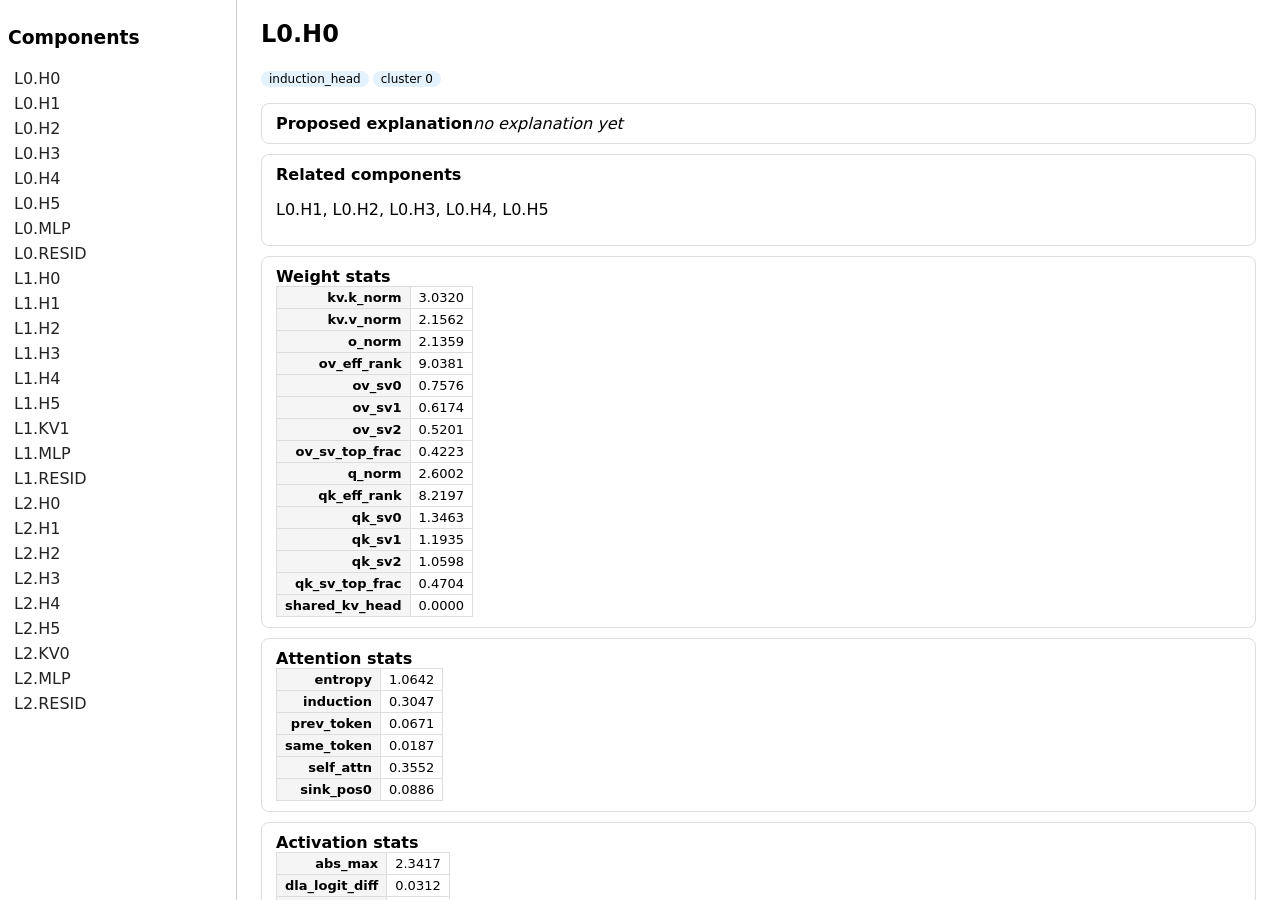
<file: runs/demo/inspection.html>
<!DOCTYPE html><html><head><meta charset="utf-8">
<title>Rosetta inspection</title><style>
 body{font-family:system-ui,sans-serif;margin:0;display:flex;height:100vh}
 #list{width:220px;overflow:auto;border-right:1px solid #ccc;padding:8px}
 #list a{display:block;padding:3px 6px;text-decoration:none;color:#222;border-radius:4px}
 #list a:hover{background:#eee} #main{flex:1;overflow:auto;padding:16px 24px}
 .card{border:1px solid #ddd;border-radius:8px;padding:10px 14px;margin:10px 0}
 .warn{background:#fff3e0} table{border-collapse:collapse;font-size:13px}
 td,th{border:1px solid #ddd;padding:3px 8px;text-align:right}
 th{background:#f5f5f5} .tag{background:#e3f2fd;border-radius:10px;padding:1px 8px;
 margin-right:4px;font-size:12px} h2{margin-top:4px}
 .hl{background:#ffe082;border-radius:3px;padding:0 2px}
 pre{background:#f7f7f7;padding:8px;border-radius:6px;overflow:auto;font-size:12px}
</style></head><body>
<div id="list"><h3>Components</h3><a href="#" onclick="show('L0_H0');return false">L0.H0</a><a href="#" onclick="show('L0_H1');return false">L0.H1</a><a href="#" onclick="show('L0_H2');return false">L0.H2</a><a href="#" onclick="show('L0_H3');return false">L0.H3</a><a href="#" onclick="show('L0_H4');return false">L0.H4</a><a href="#" onclick="show('L0_H5');return false">L0.H5</a><a href="#" onclick="show('L0_MLP');return false">L0.MLP</a><a href="#" onclick="show('L0_RESID');return false">L0.RESID</a><a href="#" onclick="show('L1_H0');return false">L1.H0</a><a href="#" onclick="show('L1_H1');return false">L1.H1</a><a href="#" onclick="show('L1_H2');return false">L1.H2</a><a href="#" onclick="show('L1_H3');return false">L1.H3</a><a href="#" onclick="show('L1_H4');return false">L1.H4</a><a href="#" onclick="show('L1_H5');return false">L1.H5</a><a href="#" onclick="show('L1_KV1');return false">L1.KV1</a><a href="#" onclick="show('L1_MLP');return false">L1.MLP</a><a href="#" onclick="show('L1_RESID');return false">L1.RESID</a><a href="#" onclick="show('L2_H0');return false">L2.H0</a><a href="#" onclick="show('L2_H1');return false">L2.H1</a><a href="#" onclick="show('L2_H2');return false">L2.H2</a><a href="#" onclick="show('L2_H3');return false">L2.H3</a><a href="#" onclick="show('L2_H4');return false">L2.H4</a><a href="#" onclick="show('L2_H5');return false">L2.H5</a><a href="#" onclick="show('L2_KV0');return false">L2.KV0</a><a href="#" onclick="show('L2_MLP');return false">L2.MLP</a><a href="#" onclick="show('L2_RESID');return false">L2.RESID</a></div>
<div id="main">
<div class="comp" id="L0_H0" style="display:none">
 <h2>L0.H0</h2><p><span class="tag">induction_head</span><span class="tag">cluster 0</span></p>
 <div class="card"><b>Proposed explanation</b><em>no explanation yet</em></div>
 <div class="card"><b>Related components</b><p>L0.H1, L0.H2, L0.H3, L0.H4, L0.H5</p></div>
 <div class="card"><b>Weight stats</b><table><tr><th>kv.k_norm</th><td>3.0320</td></tr><tr><th>kv.v_norm</th><td>2.1562</td></tr><tr><th>o_norm</th><td>2.1359</td></tr><tr><th>ov_eff_rank</th><td>9.0381</td></tr><tr><th>ov_sv0</th><td>0.7576</td></tr><tr><th>ov_sv1</th><td>0.6174</td></tr><tr><th>ov_sv2</th><td>0.5201</td></tr><tr><th>ov_sv_top_frac</th><td>0.4223</td></tr><tr><th>q_norm</th><td>2.6002</td></tr><tr><th>qk_eff_rank</th><td>8.2197</td></tr><tr><th>qk_sv0</th><td>1.3463</td></tr><tr><th>qk_sv1</th><td>1.1935</td></tr><tr><th>qk_sv2</th><td>1.0598</td></tr><tr><th>qk_sv_top_frac</th><td>0.4704</td></tr><tr><th>shared_kv_head</th><td>0.0000</td></tr></table></div>
 <div class="card"><b>Attention stats</b><table><tr><th>entropy</th><td>1.0642</td></tr><tr><th>induction</th><td>0.3047</td></tr><tr><th>prev_token</th><td>0.0671</td></tr><tr><th>same_token</th><td>0.0187</td></tr><tr><th>self_attn</th><td>0.3552</td></tr><tr><th>sink_pos0</th><td>0.0886</td></tr></table></div>
 <div class="card"><b>Activation stats</b><table><tr><th>abs_max</th><td>2.3417</td></tr><tr><th>dla_logit_diff</th><td>0.0312</td></tr><tr><th>kurtosis</th><td>0.8274</td></tr><tr><th>mean</th><td>0.0192</td></tr><tr><th>sparsity</th><td>0.0504</td></tr><tr><th>std</th><td>0.5103</td></tr></table></div>
 <div class="card"><b>Top activating examples</b><div class="card"><b>act 3.6306</b> @ pos 12 (induction-train)<br><code>56 4 60 49 31 27 2 59 25 35 55 33 <span class="hl">56</span> 4 60 49 31 27 2 59 25 35 55</code></div><div class="card"><b>act 3.3274</b> @ pos 12 (induction-train)<br><code>27 4 35 58 7 12 8 18 58 2 23 58 <span class="hl">27</span> 4 35 58 7 12 8 18 58 2 23</code></div><div class="card"><b>act 3.258</b> @ pos 0 (induction-train)<br><code><span class="hl">19</span> 17 4 5 12 2 59 34 37 5 24 48 19 17 4 5 12 2 59 34 37 5 24</code></div></div>
 <div class="card"><b>Evidence (with method spec)</b>
   <table><tr><th>method</th><th>family</th><th>values</th><th>spec</th></tr><tr><td style='text-align:left'>weight_analysis</td><td style='text-align:left'>(weights)</td><td style='text-align:left'>shared_kv_head=0.000, q_norm=2.600, o_norm=2.136, kv.k_norm=3.032, kv.v_norm=2.156, qk_sv0=1.346, qk_sv1=1.194, qk_sv2=1.060, qk_sv_top_frac=0.470, qk_eff_rank=8.220, ov_sv0=0.758, ov_sv1=0.617, ov_sv2=0.520, ov_sv_top_frac=0.422, ov_eff_rank=9.038</td><td style='text-align:left'><small>{&quot;method&quot;: &quot;weight_analysis&quot;}</small></td></tr><tr><td style='text-align:left'>weight_analysis</td><td style='text-align:left'>(weights)</td><td style='text-align:left'>q_composition=0.135</td><td style='text-align:left'><small>{&quot;method&quot;: &quot;weight_analysis&quot;, &quot;extra&quot;: {&quot;kind&quot;: &quot;q_composition&quot;}}</small></td></tr><tr><td style='text-align:left'>weight_analysis</td><td style='text-align:left'>(weights)</td><td style='text-align:left'>q_composition=0.134</td><td style='text-align:left'><small>{&quot;method&quot;: &quot;weight_analysis&quot;, &quot;extra&quot;: {&quot;kind&quot;: &quot;q_composition&quot;}}</small></td></tr><tr><td style='text-align:left'>weight_analysis</td><td style='text-align:left'>(weights)</td><td style='text-align:left'>q_composition=0.133</td><td style='text-align:left'><small>{&quot;method&quot;: &quot;weight_analysis&quot;, &quot;extra&quot;: {&quot;kind&quot;: &quot;q_composition&quot;}}</small></td></tr><tr><td style='text-align:left'>profiling</td><td style='text-align:left'>induction-train</td><td style='text-align:left'>prev_token=0.067, sink_pos0=0.089, self_attn=0.355, same_token=0.019, induction=0.305, entropy=1.064, mean=0.019, std=0.510, kurtosis=0.827, abs_max=2.342, sparsity=0.050</td><td style='text-align:left'><small>{&quot;method&quot;: &quot;profiling&quot;}</small></td></tr><tr><td style='text-align:left'>dla</td><td style='text-align:left'>induction-train</td><td style='text-align:left'>dla_logit_diff=0.031</td><td style='text-align:left'><small>{&quot;method&quot;: &quot;dla&quot;, &quot;metric&quot;: &quot;logit_diff&quot;}</small></td></tr><tr><td style='text-align:left'>attribution_patching</td><td style='text-align:left'>induction-train</td><td style='text-align:left'>approx_delta=-0.002, abs_approx_delta=0.002</td><td style='text-align:left'><small>{&quot;method&quot;: &quot;attribution_patching&quot;, &quot;direction&quot;: &quot;noising&quot;, &quot;corruption&quot;: &quot;swap the first occurrence of the answer token for a random other token&quot;, &quot;metric&quot;: &quot;logit_diff&quot;}</small></td></tr><tr><td style='text-align:left'>eap_ig</td><td style='text-align:left'>induction-train</td><td style='text-align:left'>approx_delta=-0.002, abs_approx_delta=0.002</td><td style='text-align:left'><small>{&quot;method&quot;: &quot;eap_ig&quot;, &quot;direction&quot;: &quot;noising&quot;, &quot;corruption&quot;: &quot;swap the first occurrence of the answer token for a random other token&quot;, &quot;metric&quot;: &quot;logit_diff&quot;, &quot;extra&quot;: {&quot;ig_steps&quot;: 5, &quot;note&quot;: &quot;joint-patch IG approximation&quot;}}</small></td></tr></table>
 </div>
</div>
<div class="comp" id="L0_H1" style="display:none">
 <h2>L0.H1</h2><p><span class="tag">induction_head</span><span class="tag">cluster 0</span></p>
 <div class="card"><b>Proposed explanation</b><em>no explanation yet</em></div>
 <div class="card"><b>Related components</b><p>L0.H0, L0.H2, L0.H3, L0.H4, L0.H5</p></div>
 <div class="card"><b>Weight stats</b><table><tr><th>kv.k_norm</th><td>3.0320</td></tr><tr><th>kv.v_norm</th><td>2.1562</td></tr><tr><th>o_norm</th><td>2.0932</td></tr><tr><th>ov_eff_rank</th><td>8.9364</td></tr><tr><th>ov_sv0</th><td>0.7375</td></tr><tr><th>ov_sv1</th><td>0.5998</td></tr><tr><th>ov_sv2</th><td>0.5314</td></tr><tr><th>ov_sv_top_frac</th><td>0.4256</td></tr><tr><th>q_norm</th><td>2.6272</td></tr><tr><th>qk_eff_rank</th><td>8.1109</td></tr><tr><th>qk_sv0</th><td>1.3110</td></tr><tr><th>qk_sv1</th><td>1.2846</td></tr><tr><th>qk_sv2</th><td>1.1659</td></tr><tr><th>qk_sv_top_frac</th><td>0.4812</td></tr><tr><th>shared_kv_head</th><td>0.0000</td></tr></table></div>
 <div class="card"><b>Attention stats</b><table><tr><th>entropy</th><td>0.9009</td></tr><tr><th>induction</th><td>0.3275</td></tr><tr><th>prev_token</th><td>0.0260</td></tr><tr><th>same_token</th><td>0.0158</td></tr><tr><th>self_attn</th><td>0.4009</td></tr><tr><th>sink_pos0</th><td>0.0733</td></tr></table></div>
 <div class="card"><b>Activation stats</b><table><tr><th>abs_max</th><td>2.3636</td></tr><tr><th>dla_logit_diff</th><td>0.0635</td></tr><tr><th>kurtosis</th><td>0.7405</td></tr><tr><th>mean</th><td>0.0128</td></tr><tr><th>sparsity</th><td>0.0437</td></tr><tr><th>std</th><td>0.5397</td></tr></table></div>
 <div class="card"><b>Top activating examples</b><div class="card"><b>act 3.6616</b> @ pos 1 (induction-train)<br><code>56 <span class="hl">4</span> 60 49 31 27 2 59 25 35 55 33 56 4 60 49 31 27 2 59 25 35 55</code></div><div class="card"><b>act 3.6544</b> @ pos 1 (induction-train)<br><code>35 <span class="hl">4</span> 52 41 29 61 30 29 17 46 11 38 35 4 52 41 29 61 30 29 17 46 11</code></div><div class="card"><b>act 3.6399</b> @ pos 1 (induction-train)<br><code>27 <span class="hl">4</span> 35 58 7 12 8 18 58 2 23 58 27 4 35 58 7 12 8 18 58 2 23</code></div></div>
 <div class="card"><b>Evidence (with method spec)</b>
   <table><tr><th>method</th><th>family</th><th>values</th><th>spec</th></tr><tr><td style='text-align:left'>weight_analysis</td><td style='text-align:left'>(weights)</td><td style='text-align:left'>shared_kv_head=0.000, q_norm=2.627, o_norm=2.093, kv.k_norm=3.032, kv.v_norm=2.156, qk_sv0=1.311, qk_sv1=1.285, qk_sv2=1.166, qk_sv_top_frac=0.481, qk_eff_rank=8.111, ov_sv0=0.737, ov_sv1=0.600, ov_sv2=0.531, ov_sv_top_frac=0.426, ov_eff_rank=8.936</td><td style='text-align:left'><small>{&quot;method&quot;: &quot;weight_analysis&quot;}</small></td></tr><tr><td style='text-align:left'>profiling</td><td style='text-align:left'>induction-train</td><td style='text-align:left'>prev_token=0.026, sink_pos0=0.073, self_attn=0.401, same_token=0.016, induction=0.328, entropy=0.901, mean=0.013, std=0.540, kurtosis=0.741, abs_max=2.364, sparsity=0.044</td><td style='text-align:left'><small>{&quot;method&quot;: &quot;profiling&quot;}</small></td></tr><tr><td style='text-align:left'>dla</td><td style='text-align:left'>induction-train</td><td style='text-align:left'>dla_logit_diff=0.064</td><td style='text-align:left'><small>{&quot;method&quot;: &quot;dla&quot;, &quot;metric&quot;: &quot;logit_diff&quot;}</small></td></tr><tr><td style='text-align:left'>attribution_patching</td><td style='text-align:left'>induction-train</td><td style='text-align:left'>approx_delta=-0.002, abs_approx_delta=0.002</td><td style='text-align:left'><small>{&quot;method&quot;: &quot;attribution_patching&quot;, &quot;direction&quot;: &quot;noising&quot;, &quot;corruption&quot;: &quot;swap the first occurrence of the answer token for a random other token&quot;, &quot;metric&quot;: &quot;logit_diff&quot;}</small></td></tr><tr><td style='text-align:left'>eap_ig</td><td style='text-align:left'>induction-train</td><td style='text-align:left'>approx_delta=-0.005, abs_approx_delta=0.005</td><td style='text-align:left'><small>{&quot;method&quot;: &quot;eap_ig&quot;, &quot;direction&quot;: &quot;noising&quot;, &quot;corruption&quot;: &quot;swap the first occurrence of the answer token for a random other token&quot;, &quot;metric&quot;: &quot;logit_diff&quot;, &quot;extra&quot;: {&quot;ig_steps&quot;: 5, &quot;note&quot;: &quot;joint-patch IG approximation&quot;}}</small></td></tr></table>
 </div>
</div>
<div class="comp" id="L0_H2" style="display:none">
 <h2>L0.H2</h2><p><span class="tag">induction_head</span><span class="tag">cluster 0</span></p>
 <div class="card"><b>Proposed explanation</b><em>no explanation yet</em></div>
 <div class="card"><b>Related components</b><p>L0.H0, L0.H1, L0.H3, L0.H4, L0.H5</p></div>
 <div class="card"><b>Weight stats</b><table><tr><th>kv.k_norm</th><td>3.0320</td></tr><tr><th>kv.v_norm</th><td>2.1562</td></tr><tr><th>o_norm</th><td>2.4200</td></tr><tr><th>ov_eff_rank</th><td>8.6319</td></tr><tr><th>ov_sv0</th><td>0.9593</td></tr><tr><th>ov_sv1</th><td>0.7189</td></tr><tr><th>ov_sv2</th><td>0.6344</td></tr><tr><th>ov_sv_top_frac</th><td>0.4545</td></tr><tr><th>q_norm</th><td>3.0085</td></tr><tr><th>qk_eff_rank</th><td>8.0287</td></tr><tr><th>qk_sv0</th><td>1.6386</td></tr><tr><th>qk_sv1</th><td>1.4022</td></tr><tr><th>qk_sv2</th><td>1.2778</td></tr><tr><th>qk_sv_top_frac</th><td>0.4783</td></tr><tr><th>shared_kv_head</th><td>0.0000</td></tr></table></div>
 <div class="card"><b>Attention stats</b><table><tr><th>entropy</th><td>0.6488</td></tr><tr><th>induction</th><td>0.3611</td></tr><tr><th>prev_token</th><td>0.0234</td></tr><tr><th>same_token</th><td>0.0105</td></tr><tr><th>self_attn</th><td>0.4321</td></tr><tr><th>sink_pos0</th><td>0.0745</td></tr></table></div>
 <div class="card"><b>Activation stats</b><table><tr><th>abs_max</th><td>2.2506</td></tr><tr><th>dla_logit_diff</th><td>0.1278</td></tr><tr><th>kurtosis</th><td>0.3637</td></tr><tr><th>mean</th><td>0.0221</td></tr><tr><th>sparsity</th><td>0.0435</td></tr><tr><th>std</th><td>0.5755</td></tr></table></div>
 <div class="card"><b>Top activating examples</b><div class="card"><b>act 3.4473</b> @ pos 1 (induction-train)<br><code>35 <span class="hl">4</span> 52 41 29 61 30 29 17 46 11 38 35 4 52 41 29 61 30 29 17 46 11</code></div><div class="card"><b>act 3.3889</b> @ pos 1 (induction-train)<br><code>56 <span class="hl">4</span> 60 49 31 27 2 59 25 35 55 33 56 4 60 49 31 27 2 59 25 35 55</code></div><div class="card"><b>act 3.258</b> @ pos 0 (induction-train)<br><code><span class="hl">19</span> 17 4 5 12 2 59 34 37 5 24 48 19 17 4 5 12 2 59 34 37 5 24</code></div></div>
 <div class="card"><b>Evidence (with method spec)</b>
   <table><tr><th>method</th><th>family</th><th>values</th><th>spec</th></tr><tr><td style='text-align:left'>weight_analysis</td><td style='text-align:left'>(weights)</td><td style='text-align:left'>shared_kv_head=0.000, q_norm=3.009, o_norm=2.420, kv.k_norm=3.032, kv.v_norm=2.156, qk_sv0=1.639, qk_sv1=1.402, qk_sv2=1.278, qk_sv_top_frac=0.478, qk_eff_rank=8.029, ov_sv0=0.959, ov_sv1=0.719, ov_sv2=0.634, ov_sv_top_frac=0.454, ov_eff_rank=8.632</td><td style='text-align:left'><small>{&quot;method&quot;: &quot;weight_analysis&quot;}</small></td></tr><tr><td style='text-align:left'>profiling</td><td style='text-align:left'>induction-train</td><td style='text-align:left'>prev_token=0.023, sink_pos0=0.075, self_attn=0.432, same_token=0.010, induction=0.361, entropy=0.649, mean=0.022, std=0.576, kurtosis=0.364, abs_max=2.251, sparsity=0.043</td><td style='text-align:left'><small>{&quot;method&quot;: &quot;profiling&quot;}</small></td></tr><tr><td style='text-align:left'>dla</td><td style='text-align:left'>induction-train</td><td style='text-align:left'>dla_logit_diff=0.128</td><td style='text-align:left'><small>{&quot;method&quot;: &quot;dla&quot;, &quot;metric&quot;: &quot;logit_diff&quot;}</small></td></tr><tr><td style='text-align:left'>attribution_patching</td><td style='text-align:left'>induction-train</td><td style='text-align:left'>approx_delta=-0.009, abs_approx_delta=0.009</td><td style='text-align:left'><small>{&quot;method&quot;: &quot;attribution_patching&quot;, &quot;direction&quot;: &quot;noising&quot;, &quot;corruption&quot;: &quot;swap the first occurrence of the answer token for a random other token&quot;, &quot;metric&quot;: &quot;logit_diff&quot;}</small></td></tr><tr><td style='text-align:left'>eap_ig</td><td style='text-align:left'>induction-train</td><td style='text-align:left'>approx_delta=-0.009, abs_approx_delta=0.009</td><td style='text-align:left'><small>{&quot;method&quot;: &quot;eap_ig&quot;, &quot;direction&quot;: &quot;noising&quot;, &quot;corruption&quot;: &quot;swap the first occurrence of the answer token for a random other token&quot;, &quot;metric&quot;: &quot;logit_diff&quot;, &quot;extra&quot;: {&quot;ig_steps&quot;: 5, &quot;note&quot;: &quot;joint-patch IG approximation&quot;}}</small></td></tr></table>
 </div>
</div>
<div class="comp" id="L0_H3" style="display:none">
 <h2>L0.H3</h2><p><span class="tag">cluster 0</span></p>
 <div class="card"><b>Proposed explanation</b><em>no explanation yet</em></div>
 <div class="card"><b>Related components</b><p>L0.H0, L0.H1, L0.H2, L0.H4, L0.H5</p></div>
 <div class="card"><b>Weight stats</b><table><tr><th>kv.k_norm</th><td>2.8118</td></tr><tr><th>kv.v_norm</th><td>2.0599</td></tr><tr><th>o_norm</th><td>2.1617</td></tr><tr><th>ov_eff_rank</th><td>9.1433</td></tr><tr><th>ov_sv0</th><td>0.6294</td></tr><tr><th>ov_sv1</th><td>0.6012</td></tr><tr><th>ov_sv2</th><td>0.5340</td></tr><tr><th>ov_sv_top_frac</th><td>0.4083</td></tr><tr><th>q_norm</th><td>2.5592</td></tr><tr><th>qk_eff_rank</th><td>7.7881</td></tr><tr><th>qk_sv0</th><td>1.3057</td></tr><tr><th>qk_sv1</th><td>1.1556</td></tr><tr><th>qk_sv2</th><td>1.1105</td></tr><tr><th>qk_sv_top_frac</th><td>0.5062</td></tr><tr><th>shared_kv_head</th><td>1.0000</td></tr></table></div>
 <div class="card"><b>Attention stats</b><table><tr><th>entropy</th><td>1.1754</td></tr><tr><th>induction</th><td>0.2871</td></tr><tr><th>prev_token</th><td>0.0587</td></tr><tr><th>same_token</th><td>0.0180</td></tr><tr><th>self_attn</th><td>0.3289</td></tr><tr><th>sink_pos0</th><td>0.0980</td></tr></table></div>
 <div class="card"><b>Activation stats</b><table><tr><th>abs_max</th><td>2.5061</td></tr><tr><th>dla_logit_diff</th><td>0.0034</td></tr><tr><th>kurtosis</th><td>1.0926</td></tr><tr><th>mean</th><td>-0.0255</td></tr><tr><th>sparsity</th><td>0.0543</td></tr><tr><th>std</th><td>0.4822</td></tr></table></div>
 <div class="card"><b>Top activating examples</b><div class="card"><b>act 3.4694</b> @ pos 0 (induction-train)<br><code><span class="hl">27</span> 4 35 58 7 12 8 18 58 2 23 58 27 4 35 58 7 12 8 18 58 2 23</code></div><div class="card"><b>act 3.4694</b> @ pos 0 (induction-train)<br><code><span class="hl">27</span> 63 11 7 58 48 8 11 55 48 15 44 27 63 11 7 58 48 8 11 55 48 15</code></div><div class="card"><b>act 3.0723</b> @ pos 20 (induction-train)<br><code>19 17 4 5 12 2 59 34 37 5 24 48 19 17 4 5 12 2 59 34 <span class="hl">37</span> 5 24</code></div></div>
 <div class="card"><b>Evidence (with method spec)</b>
   <table><tr><th>method</th><th>family</th><th>values</th><th>spec</th></tr><tr><td style='text-align:left'>weight_analysis</td><td style='text-align:left'>(weights)</td><td style='text-align:left'>shared_kv_head=1.000, q_norm=2.559, o_norm=2.162, kv.k_norm=2.812, kv.v_norm=2.060, qk_sv0=1.306, qk_sv1=1.156, qk_sv2=1.111, qk_sv_top_frac=0.506, qk_eff_rank=7.788, ov_sv0=0.629, ov_sv1=0.601, ov_sv2=0.534, ov_sv_top_frac=0.408, ov_eff_rank=9.143</td><td style='text-align:left'><small>{&quot;method&quot;: &quot;weight_analysis&quot;}</small></td></tr><tr><td style='text-align:left'>weight_analysis</td><td style='text-align:left'>(weights)</td><td style='text-align:left'>q_composition=0.149</td><td style='text-align:left'><small>{&quot;method&quot;: &quot;weight_analysis&quot;, &quot;extra&quot;: {&quot;kind&quot;: &quot;q_composition&quot;}}</small></td></tr><tr><td style='text-align:left'>weight_analysis</td><td style='text-align:left'>(weights)</td><td style='text-align:left'>q_composition=0.144</td><td style='text-align:left'><small>{&quot;method&quot;: &quot;weight_analysis&quot;, &quot;extra&quot;: {&quot;kind&quot;: &quot;q_composition&quot;}}</small></td></tr><tr><td style='text-align:left'>weight_analysis</td><td style='text-align:left'>(weights)</td><td style='text-align:left'>q_composition=0.143</td><td style='text-align:left'><small>{&quot;method&quot;: &quot;weight_analysis&quot;, &quot;extra&quot;: {&quot;kind&quot;: &quot;q_composition&quot;}}</small></td></tr><tr><td style='text-align:left'>weight_analysis</td><td style='text-align:left'>(weights)</td><td style='text-align:left'>q_composition=0.143</td><td style='text-align:left'><small>{&quot;method&quot;: &quot;weight_analysis&quot;, &quot;extra&quot;: {&quot;kind&quot;: &quot;q_composition&quot;}}</small></td></tr><tr><td style='text-align:left'>weight_analysis</td><td style='text-align:left'>(weights)</td><td style='text-align:left'>q_composition=0.142</td><td style='text-align:left'><small>{&quot;method&quot;: &quot;weight_analysis&quot;, &quot;extra&quot;: {&quot;kind&quot;: &quot;q_composition&quot;}}</small></td></tr><tr><td style='text-align:left'>weight_analysis</td><td style='text-align:left'>(weights)</td><td style='text-align:left'>q_composition=0.141</td><td style='text-align:left'><small>{&quot;method&quot;: &quot;weight_analysis&quot;, &quot;extra&quot;: {&quot;kind&quot;: &quot;q_composition&quot;}}</small></td></tr><tr><td style='text-align:left'>weight_analysis</td><td style='text-align:left'>(weights)</td><td style='text-align:left'>q_composition=0.138</td><td style='text-align:left'><small>{&quot;method&quot;: &quot;weight_analysis&quot;, &quot;extra&quot;: {&quot;kind&quot;: &quot;q_composition&quot;}}</small></td></tr><tr><td style='text-align:left'>weight_analysis</td><td style='text-align:left'>(weights)</td><td style='text-align:left'>q_composition=0.137</td><td style='text-align:left'><small>{&quot;method&quot;: &quot;weight_analysis&quot;, &quot;extra&quot;: {&quot;kind&quot;: &quot;q_composition&quot;}}</small></td></tr><tr><td style='text-align:left'>weight_analysis</td><td style='text-align:left'>(weights)</td><td style='text-align:left'>q_composition=0.135</td><td style='text-align:left'><small>{&quot;method&quot;: &quot;weight_analysis&quot;, &quot;extra&quot;: {&quot;kind&quot;: &quot;q_composition&quot;}}</small></td></tr><tr><td style='text-align:left'>weight_analysis</td><td style='text-align:left'>(weights)</td><td style='text-align:left'>q_composition=0.130</td><td style='text-align:left'><small>{&quot;method&quot;: &quot;weight_analysis&quot;, &quot;extra&quot;: {&quot;kind&quot;: &quot;q_composition&quot;}}</small></td></tr><tr><td style='text-align:left'>weight_analysis</td><td style='text-align:left'>(weights)</td><td style='text-align:left'>q_composition=0.130</td><td style='text-align:left'><small>{&quot;method&quot;: &quot;weight_analysis&quot;, &quot;extra&quot;: {&quot;kind&quot;: &quot;q_composition&quot;}}</small></td></tr><tr><td style='text-align:left'>profiling</td><td style='text-align:left'>induction-train</td><td style='text-align:left'>prev_token=0.059, sink_pos0=0.098, self_attn=0.329, same_token=0.018, induction=0.287, entropy=1.175, mean=-0.025, std=0.482, kurtosis=1.093, abs_max=2.506, sparsity=0.054</td><td style='text-align:left'><small>{&quot;method&quot;: &quot;profiling&quot;}</small></td></tr><tr><td style='text-align:left'>dla</td><td style='text-align:left'>induction-train</td><td style='text-align:left'>dla_logit_diff=0.003</td><td style='text-align:left'><small>{&quot;method&quot;: &quot;dla&quot;, &quot;metric&quot;: &quot;logit_diff&quot;}</small></td></tr><tr><td style='text-align:left'>attribution_patching</td><td style='text-align:left'>induction-train</td><td style='text-align:left'>approx_delta=-0.001, abs_approx_delta=0.001</td><td style='text-align:left'><small>{&quot;method&quot;: &quot;attribution_patching&quot;, &quot;direction&quot;: &quot;noising&quot;, &quot;corruption&quot;: &quot;swap the first occurrence of the answer token for a random other token&quot;, &quot;metric&quot;: &quot;logit_diff&quot;}</small></td></tr><tr><td style='text-align:left'>eap_ig</td><td style='text-align:left'>induction-train</td><td style='text-align:left'>approx_delta=-0.000, abs_approx_delta=0.000</td><td style='text-align:left'><small>{&quot;method&quot;: &quot;eap_ig&quot;, &quot;direction&quot;: &quot;noising&quot;, &quot;corruption&quot;: &quot;swap the first occurrence of the answer token for a random other token&quot;, &quot;metric&quot;: &quot;logit_diff&quot;, &quot;extra&quot;: {&quot;ig_steps&quot;: 5, &quot;note&quot;: &quot;joint-patch IG approximation&quot;}}</small></td></tr></table>
 </div>
</div>
<div class="comp" id="L0_H4" style="display:none">
 <h2>L0.H4</h2><p><span class="tag">cluster 0</span></p>
 <div class="card"><b>Proposed explanation</b><em>no explanation yet</em></div>
 <div class="card"><b>Related components</b><p>L0.H0, L0.H1, L0.H2, L0.H3, L0.H5</p></div>
 <div class="card"><b>Weight stats</b><table><tr><th>kv.k_norm</th><td>2.8118</td></tr><tr><th>kv.v_norm</th><td>2.0599</td></tr><tr><th>o_norm</th><td>2.1425</td></tr><tr><th>ov_eff_rank</th><td>8.7958</td></tr><tr><th>ov_sv0</th><td>0.7561</td></tr><tr><th>ov_sv1</th><td>0.6019</td></tr><tr><th>ov_sv2</th><td>0.5388</td></tr><tr><th>ov_sv_top_frac</th><td>0.4436</td></tr><tr><th>q_norm</th><td>2.6133</td></tr><tr><th>qk_eff_rank</th><td>7.7657</td></tr><tr><th>qk_sv0</th><td>1.3793</td></tr><tr><th>qk_sv1</th><td>1.1626</td></tr><tr><th>qk_sv2</th><td>1.1107</td></tr><tr><th>qk_sv_top_frac</th><td>0.5091</td></tr><tr><th>shared_kv_head</th><td>1.0000</td></tr></table></div>
 <div class="card"><b>Attention stats</b><table><tr><th>entropy</th><td>1.0617</td></tr><tr><th>induction</th><td>0.2770</td></tr><tr><th>prev_token</th><td>0.0362</td></tr><tr><th>same_token</th><td>0.0186</td></tr><tr><th>self_attn</th><td>0.3969</td></tr><tr><th>sink_pos0</th><td>0.0889</td></tr></table></div>
 <div class="card"><b>Activation stats</b><table><tr><th>abs_max</th><td>2.1506</td></tr><tr><th>dla_logit_diff</th><td>0.0044</td></tr><tr><th>kurtosis</th><td>0.8194</td></tr><tr><th>mean</th><td>-0.0282</td></tr><tr><th>sparsity</th><td>0.0522</td></tr><tr><th>std</th><td>0.5033</td></tr></table></div>
 <div class="card"><b>Top activating examples</b><div class="card"><b>act 3.4694</b> @ pos 0 (induction-train)<br><code><span class="hl">27</span> 4 35 58 7 12 8 18 58 2 23 58 27 4 35 58 7 12 8 18 58 2 23</code></div><div class="card"><b>act 3.4694</b> @ pos 0 (induction-train)<br><code><span class="hl">27</span> 63 11 7 58 48 8 11 55 48 15 44 27 63 11 7 58 48 8 11 55 48 15</code></div><div class="card"><b>act 3.0003</b> @ pos 0 (induction-train)<br><code><span class="hl">18</span> 57 10 48 34 8 58 29 38 11 13 20 18 57 10 48 34 8 58 29 38 11 13</code></div></div>
 <div class="card"><b>Evidence (with method spec)</b>
   <table><tr><th>method</th><th>family</th><th>values</th><th>spec</th></tr><tr><td style='text-align:left'>weight_analysis</td><td style='text-align:left'>(weights)</td><td style='text-align:left'>shared_kv_head=1.000, q_norm=2.613, o_norm=2.142, kv.k_norm=2.812, kv.v_norm=2.060, qk_sv0=1.379, qk_sv1=1.163, qk_sv2=1.111, qk_sv_top_frac=0.509, qk_eff_rank=7.766, ov_sv0=0.756, ov_sv1=0.602, ov_sv2=0.539, ov_sv_top_frac=0.444, ov_eff_rank=8.796</td><td style='text-align:left'><small>{&quot;method&quot;: &quot;weight_analysis&quot;}</small></td></tr><tr><td style='text-align:left'>weight_analysis</td><td style='text-align:left'>(weights)</td><td style='text-align:left'>q_composition=0.135</td><td style='text-align:left'><small>{&quot;method&quot;: &quot;weight_analysis&quot;, &quot;extra&quot;: {&quot;kind&quot;: &quot;q_composition&quot;}}</small></td></tr><tr><td style='text-align:left'>weight_analysis</td><td style='text-align:left'>(weights)</td><td style='text-align:left'>q_composition=0.134</td><td style='text-align:left'><small>{&quot;method&quot;: &quot;weight_analysis&quot;, &quot;extra&quot;: {&quot;kind&quot;: &quot;q_composition&quot;}}</small></td></tr><tr><td style='text-align:left'>weight_analysis</td><td style='text-align:left'>(weights)</td><td style='text-align:left'>q_composition=0.132</td><td style='text-align:left'><small>{&quot;method&quot;: &quot;weight_analysis&quot;, &quot;extra&quot;: {&quot;kind&quot;: &quot;q_composition&quot;}}</small></td></tr><tr><td style='text-align:left'>profiling</td><td style='text-align:left'>induction-train</td><td style='text-align:left'>prev_token=0.036, sink_pos0=0.089, self_attn=0.397, same_token=0.019, induction=0.277, entropy=1.062, mean=-0.028, std=0.503, kurtosis=0.819, abs_max=2.151, sparsity=0.052</td><td style='text-align:left'><small>{&quot;method&quot;: &quot;profiling&quot;}</small></td></tr><tr><td style='text-align:left'>dla</td><td style='text-align:left'>induction-train</td><td style='text-align:left'>dla_logit_diff=0.004</td><td style='text-align:left'><small>{&quot;method&quot;: &quot;dla&quot;, &quot;metric&quot;: &quot;logit_diff&quot;}</small></td></tr><tr><td style='text-align:left'>attribution_patching</td><td style='text-align:left'>induction-train</td><td style='text-align:left'>approx_delta=-0.000, abs_approx_delta=0.000</td><td style='text-align:left'><small>{&quot;method&quot;: &quot;attribution_patching&quot;, &quot;direction&quot;: &quot;noising&quot;, &quot;corruption&quot;: &quot;swap the first occurrence of the answer token for a random other token&quot;, &quot;metric&quot;: &quot;logit_diff&quot;}</small></td></tr><tr><td style='text-align:left'>eap_ig</td><td style='text-align:left'>induction-train</td><td style='text-align:left'>approx_delta=-0.000, abs_approx_delta=0.000</td><td style='text-align:left'><small>{&quot;method&quot;: &quot;eap_ig&quot;, &quot;direction&quot;: &quot;noising&quot;, &quot;corruption&quot;: &quot;swap the first occurrence of the answer token for a random other token&quot;, &quot;metric&quot;: &quot;logit_diff&quot;, &quot;extra&quot;: {&quot;ig_steps&quot;: 5, &quot;note&quot;: &quot;joint-patch IG approximation&quot;}}</small></td></tr></table>
 </div>
</div>
<div class="comp" id="L0_H5" style="display:none">
 <h2>L0.H5</h2><p><span class="tag">induction_head</span><span class="tag">cluster 0</span></p>
 <div class="card"><b>Proposed explanation</b><em>no explanation yet</em></div>
 <div class="card"><b>Related components</b><p>L0.H0, L0.H1, L0.H2, L0.H3, L0.H4</p></div>
 <div class="card"><b>Weight stats</b><table><tr><th>kv.k_norm</th><td>2.8118</td></tr><tr><th>kv.v_norm</th><td>2.0599</td></tr><tr><th>o_norm</th><td>2.1624</td></tr><tr><th>ov_eff_rank</th><td>9.0647</td></tr><tr><th>ov_sv0</th><td>0.6604</td></tr><tr><th>ov_sv1</th><td>0.6179</td></tr><tr><th>ov_sv2</th><td>0.5447</td></tr><tr><th>ov_sv_top_frac</th><td>0.4204</td></tr><tr><th>q_norm</th><td>2.6494</td></tr><tr><th>qk_eff_rank</th><td>7.5259</td></tr><tr><th>qk_sv0</th><td>1.5064</td></tr><tr><th>qk_sv1</th><td>1.2054</td></tr><tr><th>qk_sv2</th><td>1.1333</td></tr><tr><th>qk_sv_top_frac</th><td>0.5248</td></tr><tr><th>shared_kv_head</th><td>1.0000</td></tr></table></div>
 <div class="card"><b>Attention stats</b><table><tr><th>entropy</th><td>1.0520</td></tr><tr><th>induction</th><td>0.3176</td></tr><tr><th>prev_token</th><td>0.0507</td></tr><tr><th>same_token</th><td>0.0203</td></tr><tr><th>self_attn</th><td>0.3430</td></tr><tr><th>sink_pos0</th><td>0.0930</td></tr></table></div>
 <div class="card"><b>Activation stats</b><table><tr><th>abs_max</th><td>2.4861</td></tr><tr><th>dla_logit_diff</th><td>0.0010</td></tr><tr><th>kurtosis</th><td>0.9163</td></tr><tr><th>mean</th><td>-0.0211</td></tr><tr><th>sparsity</th><td>0.0549</td></tr><tr><th>std</th><td>0.5037</td></tr></table></div>
 <div class="card"><b>Top activating examples</b><div class="card"><b>act 3.4694</b> @ pos 0 (induction-train)<br><code><span class="hl">27</span> 63 11 7 58 48 8 11 55 48 15 44 27 63 11 7 58 48 8 11 55 48 15</code></div><div class="card"><b>act 3.4694</b> @ pos 0 (induction-train)<br><code><span class="hl">27</span> 4 35 58 7 12 8 18 58 2 23 58 27 4 35 58 7 12 8 18 58 2 23</code></div><div class="card"><b>act 3.0601</b> @ pos 20 (induction-train)<br><code>19 17 4 5 12 2 59 34 37 5 24 48 19 17 4 5 12 2 59 34 <span class="hl">37</span> 5 24</code></div></div>
 <div class="card"><b>Evidence (with method spec)</b>
   <table><tr><th>method</th><th>family</th><th>values</th><th>spec</th></tr><tr><td style='text-align:left'>weight_analysis</td><td style='text-align:left'>(weights)</td><td style='text-align:left'>shared_kv_head=1.000, q_norm=2.649, o_norm=2.162, kv.k_norm=2.812, kv.v_norm=2.060, qk_sv0=1.506, qk_sv1=1.205, qk_sv2=1.133, qk_sv_top_frac=0.525, qk_eff_rank=7.526, ov_sv0=0.660, ov_sv1=0.618, ov_sv2=0.545, ov_sv_top_frac=0.420, ov_eff_rank=9.065</td><td style='text-align:left'><small>{&quot;method&quot;: &quot;weight_analysis&quot;}</small></td></tr><tr><td style='text-align:left'>weight_analysis</td><td style='text-align:left'>(weights)</td><td style='text-align:left'>q_composition=0.137</td><td style='text-align:left'><small>{&quot;method&quot;: &quot;weight_analysis&quot;, &quot;extra&quot;: {&quot;kind&quot;: &quot;q_composition&quot;}}</small></td></tr><tr><td style='text-align:left'>weight_analysis</td><td style='text-align:left'>(weights)</td><td style='text-align:left'>q_composition=0.137</td><td style='text-align:left'><small>{&quot;method&quot;: &quot;weight_analysis&quot;, &quot;extra&quot;: {&quot;kind&quot;: &quot;q_composition&quot;}}</small></td></tr><tr><td style='text-align:left'>weight_analysis</td><td style='text-align:left'>(weights)</td><td style='text-align:left'>q_composition=0.133</td><td style='text-align:left'><small>{&quot;method&quot;: &quot;weight_analysis&quot;, &quot;extra&quot;: {&quot;kind&quot;: &quot;q_composition&quot;}}</small></td></tr><tr><td style='text-align:left'>profiling</td><td style='text-align:left'>induction-train</td><td style='text-align:left'>prev_token=0.051, sink_pos0=0.093, self_attn=0.343, same_token=0.020, induction=0.318, entropy=1.052, mean=-0.021, std=0.504, kurtosis=0.916, abs_max=2.486, sparsity=0.055</td><td style='text-align:left'><small>{&quot;method&quot;: &quot;profiling&quot;}</small></td></tr><tr><td style='text-align:left'>dla</td><td style='text-align:left'>induction-train</td><td style='text-align:left'>dla_logit_diff=0.001</td><td style='text-align:left'><small>{&quot;method&quot;: &quot;dla&quot;, &quot;metric&quot;: &quot;logit_diff&quot;}</small></td></tr><tr><td style='text-align:left'>attribution_patching</td><td style='text-align:left'>induction-train</td><td style='text-align:left'>approx_delta=0.000, abs_approx_delta=0.000</td><td style='text-align:left'><small>{&quot;method&quot;: &quot;attribution_patching&quot;, &quot;direction&quot;: &quot;noising&quot;, &quot;corruption&quot;: &quot;swap the first occurrence of the answer token for a random other token&quot;, &quot;metric&quot;: &quot;logit_diff&quot;}</small></td></tr><tr><td style='text-align:left'>eap_ig</td><td style='text-align:left'>induction-train</td><td style='text-align:left'>approx_delta=-0.000, abs_approx_delta=0.000</td><td style='text-align:left'><small>{&quot;method&quot;: &quot;eap_ig&quot;, &quot;direction&quot;: &quot;noising&quot;, &quot;corruption&quot;: &quot;swap the first occurrence of the answer token for a random other token&quot;, &quot;metric&quot;: &quot;logit_diff&quot;, &quot;extra&quot;: {&quot;ig_steps&quot;: 5, &quot;note&quot;: &quot;joint-patch IG approximation&quot;}}</small></td></tr></table>
 </div>
</div>
<div class="comp" id="L0_MLP" style="display:none">
 <h2>L0.MLP</h2><p></p>
 <div class="card"><b>Proposed explanation</b><em>no explanation yet</em></div>
 <div class="card"><b>Related components</b><p>none found</p></div>
 <div class="card"><b>Weight stats</b><table><tr><th>down_eff_rank</th><td>55.0304</td></tr><tr><th>down_norm</th><td>7.2960</td></tr><tr><th>down_sv0</th><td>1.7017</td></tr><tr><th>down_sv1</th><td>1.6652</td></tr><tr><th>down_sv2</th><td>1.5761</td></tr><tr><th>down_sv_top_frac</th><td>0.0913</td></tr></table></div>
 <div class="card"><b>Attention stats</b><em>none</em></div>
 <div class="card"><b>Activation stats</b><table><tr><th>abs_max</th><td>4.3112</td></tr><tr><th>dla_logit_diff</th><td>0.0465</td></tr><tr><th>kurtosis</th><td>1.0231</td></tr><tr><th>mean</th><td>-0.0054</td></tr><tr><th>sparsity</th><td>0.0466</td></tr><tr><th>std</th><td>0.6943</td></tr></table></div>
 <div class="card"><b>Top activating examples</b><em>none</em></div>
 <div class="card"><b>Evidence (with method spec)</b>
   <table><tr><th>method</th><th>family</th><th>values</th><th>spec</th></tr><tr><td style='text-align:left'>weight_analysis</td><td style='text-align:left'>(weights)</td><td style='text-align:left'>down_norm=7.296, down_sv0=1.702, down_sv1=1.665, down_sv2=1.576, down_sv_top_frac=0.091, down_eff_rank=55.030</td><td style='text-align:left'><small>{&quot;method&quot;: &quot;weight_analysis&quot;}</small></td></tr><tr><td style='text-align:left'>profiling</td><td style='text-align:left'>induction-train</td><td style='text-align:left'>mean=-0.005, std=0.694, kurtosis=1.023, abs_max=4.311, sparsity=0.047</td><td style='text-align:left'><small>{&quot;method&quot;: &quot;profiling&quot;}</small></td></tr><tr><td style='text-align:left'>dla</td><td style='text-align:left'>induction-train</td><td style='text-align:left'>dla_logit_diff=0.046</td><td style='text-align:left'><small>{&quot;method&quot;: &quot;dla&quot;, &quot;metric&quot;: &quot;logit_diff&quot;}</small></td></tr><tr><td style='text-align:left'>attribution_patching</td><td style='text-align:left'>induction-train</td><td style='text-align:left'>approx_delta=-0.028, abs_approx_delta=0.028</td><td style='text-align:left'><small>{&quot;method&quot;: &quot;attribution_patching&quot;, &quot;direction&quot;: &quot;noising&quot;, &quot;corruption&quot;: &quot;swap the first occurrence of the answer token for a random other token&quot;, &quot;metric&quot;: &quot;logit_diff&quot;}</small></td></tr><tr><td style='text-align:left'>eap_ig</td><td style='text-align:left'>induction-train</td><td style='text-align:left'>approx_delta=0.000, abs_approx_delta=0.000</td><td style='text-align:left'><small>{&quot;method&quot;: &quot;eap_ig&quot;, &quot;direction&quot;: &quot;noising&quot;, &quot;corruption&quot;: &quot;swap the first occurrence of the answer token for a random other token&quot;, &quot;metric&quot;: &quot;logit_diff&quot;, &quot;extra&quot;: {&quot;ig_steps&quot;: 5, &quot;note&quot;: &quot;joint-patch IG approximation&quot;}}</small></td></tr></table>
 </div>
</div>
<div class="comp" id="L0_RESID" style="display:none">
 <h2>L0.RESID</h2><p></p>
 <div class="card"><b>Proposed explanation</b><em>no explanation yet</em></div>
 <div class="card"><b>Related components</b><p>none found</p></div>
 <div class="card"><b>Weight stats</b><em>none</em></div>
 <div class="card"><b>Attention stats</b><em>none</em></div>
 <div class="card"><b>Activation stats</b><table><tr><th>abs_max</th><td>5.9279</td></tr><tr><th>kurtosis</th><td>-0.0401</td></tr><tr><th>mean</th><td>-0.0438</td></tr><tr><th>sparsity</th><td>0.0383</td></tr><tr><th>std</th><td>1.4915</td></tr></table></div>
 <div class="card"><b>Top activating examples</b><em>none</em></div>
 <div class="card"><b>Evidence (with method spec)</b>
   <table><tr><th>method</th><th>family</th><th>values</th><th>spec</th></tr><tr><td style='text-align:left'>profiling</td><td style='text-align:left'>induction-train</td><td style='text-align:left'>mean=-0.044, std=1.492, kurtosis=-0.040, abs_max=5.928, sparsity=0.038</td><td style='text-align:left'><small>{&quot;method&quot;: &quot;profiling&quot;}</small></td></tr></table>
 </div>
</div>
<div class="comp" id="L1_H0" style="display:none">
 <h2>L1.H0</h2><p><span class="tag">induction_head</span><span class="tag">focused_attention</span><span class="tag">cluster 1</span></p>
 <div class="card"><b>Proposed explanation</b><em>no explanation yet</em></div>
 <div class="card"><b>Related components</b><p>L1.H1, L1.H2, L2.H3, L2.H5</p></div>
 <div class="card"><b>Weight stats</b><table><tr><th>kv.k_norm</th><td>3.1440</td></tr><tr><th>kv.v_norm</th><td>3.0080</td></tr><tr><th>o_norm</th><td>2.8908</td></tr><tr><th>ov_eff_rank</th><td>8.9787</td></tr><tr><th>ov_sv0</th><td>1.2699</td></tr><tr><th>ov_sv1</th><td>1.1816</td></tr><tr><th>ov_sv2</th><td>1.1665</td></tr><tr><th>ov_sv_top_frac</th><td>0.4218</td></tr><tr><th>q_norm</th><td>2.8498</td></tr><tr><th>qk_eff_rank</th><td>7.8068</td></tr><tr><th>qk_sv0</th><td>1.6290</td></tr><tr><th>qk_sv1</th><td>1.3877</td></tr><tr><th>qk_sv2</th><td>1.2045</td></tr><tr><th>qk_sv_top_frac</th><td>0.4809</td></tr><tr><th>shared_kv_head</th><td>0.0000</td></tr></table></div>
 <div class="card"><b>Attention stats</b><table><tr><th>entropy</th><td>0.3970</td></tr><tr><th>induction</th><td>0.4756</td></tr><tr><th>prev_token</th><td>0.0419</td></tr><tr><th>same_token</th><td>0.0050</td></tr><tr><th>self_attn</th><td>0.3256</td></tr><tr><th>sink_pos0</th><td>0.1169</td></tr></table></div>
 <div class="card"><b>Activation stats</b><table><tr><th>abs_max</th><td>4.3793</td></tr><tr><th>dla_logit_diff</th><td>0.3032</td></tr><tr><th>kurtosis</th><td>0.7039</td></tr><tr><th>mean</th><td>0.0056</td></tr><tr><th>sparsity</th><td>0.0404</td></tr><tr><th>std</th><td>0.9019</td></tr></table></div>
 <div class="card"><b>Top activating examples</b><div class="card"><b>act 5.4505</b> @ pos 12 (induction-train)<br><code>6 21 59 63 51 33 63 29 57 61 13 48 <span class="hl">6</span> 21 59 63 51 33 63 29 57 61 13</code></div><div class="card"><b>act 5.3185</b> @ pos 21 (induction-train)<br><code>26 59 46 43 12 44 20 27 57 21 6 54 26 59 46 43 12 44 20 27 57 <span class="hl">21</span> 6</code></div><div class="card"><b>act 5.2141</b> @ pos 14 (induction-train)<br><code>28 39 7 29 15 4 53 10 41 20 61 35 28 39 <span class="hl">7</span> 29 15 4 53 10 41 20 61</code></div></div>
 <div class="card"><b>Evidence (with method spec)</b>
   <table><tr><th>method</th><th>family</th><th>values</th><th>spec</th></tr><tr><td style='text-align:left'>weight_analysis</td><td style='text-align:left'>(weights)</td><td style='text-align:left'>shared_kv_head=0.000, q_norm=2.850, o_norm=2.891, kv.k_norm=3.144, kv.v_norm=3.008, qk_sv0=1.629, qk_sv1=1.388, qk_sv2=1.204, qk_sv_top_frac=0.481, qk_eff_rank=7.807, ov_sv0=1.270, ov_sv1=1.182, ov_sv2=1.166, ov_sv_top_frac=0.422, ov_eff_rank=8.979</td><td style='text-align:left'><small>{&quot;method&quot;: &quot;weight_analysis&quot;}</small></td></tr><tr><td style='text-align:left'>weight_analysis</td><td style='text-align:left'>(weights)</td><td style='text-align:left'>q_composition=0.135</td><td style='text-align:left'><small>{&quot;method&quot;: &quot;weight_analysis&quot;, &quot;extra&quot;: {&quot;kind&quot;: &quot;q_composition&quot;}}</small></td></tr><tr><td style='text-align:left'>profiling</td><td style='text-align:left'>induction-train</td><td style='text-align:left'>prev_token=0.042, sink_pos0=0.117, self_attn=0.326, same_token=0.005, induction=0.476, entropy=0.397, mean=0.006, std=0.902, kurtosis=0.704, abs_max=4.379, sparsity=0.040</td><td style='text-align:left'><small>{&quot;method&quot;: &quot;profiling&quot;}</small></td></tr><tr><td style='text-align:left'>dla</td><td style='text-align:left'>induction-train</td><td style='text-align:left'>dla_logit_diff=0.303</td><td style='text-align:left'><small>{&quot;method&quot;: &quot;dla&quot;, &quot;metric&quot;: &quot;logit_diff&quot;}</small></td></tr><tr><td style='text-align:left'>attribution_patching</td><td style='text-align:left'>induction-train</td><td style='text-align:left'>approx_delta=-0.017, abs_approx_delta=0.017</td><td style='text-align:left'><small>{&quot;method&quot;: &quot;attribution_patching&quot;, &quot;direction&quot;: &quot;noising&quot;, &quot;corruption&quot;: &quot;swap the first occurrence of the answer token for a random other token&quot;, &quot;metric&quot;: &quot;logit_diff&quot;}</small></td></tr><tr><td style='text-align:left'>eap_ig</td><td style='text-align:left'>induction-train</td><td style='text-align:left'>approx_delta=-0.030, abs_approx_delta=0.030</td><td style='text-align:left'><small>{&quot;method&quot;: &quot;eap_ig&quot;, &quot;direction&quot;: &quot;noising&quot;, &quot;corruption&quot;: &quot;swap the first occurrence of the answer token for a random other token&quot;, &quot;metric&quot;: &quot;logit_diff&quot;, &quot;extra&quot;: {&quot;ig_steps&quot;: 5, &quot;note&quot;: &quot;joint-patch IG approximation&quot;}}</small></td></tr></table>
 </div>
</div>
<div class="comp" id="L1_H1" style="display:none">
 <h2>L1.H1</h2><p><span class="tag">induction_head</span><span class="tag">focused_attention</span><span class="tag">cluster 1</span></p>
 <div class="card"><b>Proposed explanation</b><em>no explanation yet</em></div>
 <div class="card"><b>Related components</b><p>L1.H0, L1.H2, L2.H3, L2.H5</p></div>
 <div class="card"><b>Weight stats</b><table><tr><th>kv.k_norm</th><td>3.1440</td></tr><tr><th>kv.v_norm</th><td>3.0080</td></tr><tr><th>o_norm</th><td>2.9556</td></tr><tr><th>ov_eff_rank</th><td>8.8621</td></tr><tr><th>ov_sv0</th><td>1.3449</td></tr><tr><th>ov_sv1</th><td>1.2265</td></tr><tr><th>ov_sv2</th><td>1.1380</td></tr><tr><th>ov_sv_top_frac</th><td>0.4235</td></tr><tr><th>q_norm</th><td>2.9558</td></tr><tr><th>qk_eff_rank</th><td>7.8974</td></tr><tr><th>qk_sv0</th><td>1.6112</td></tr><tr><th>qk_sv1</th><td>1.4089</td></tr><tr><th>qk_sv2</th><td>1.3262</td></tr><tr><th>qk_sv_top_frac</th><td>0.4733</td></tr><tr><th>shared_kv_head</th><td>0.0000</td></tr></table></div>
 <div class="card"><b>Attention stats</b><table><tr><th>entropy</th><td>0.2140</td></tr><tr><th>induction</th><td>0.4769</td></tr><tr><th>prev_token</th><td>0.0284</td></tr><tr><th>same_token</th><td>0.0036</td></tr><tr><th>self_attn</th><td>0.4108</td></tr><tr><th>sink_pos0</th><td>0.1087</td></tr></table></div>
 <div class="card"><b>Activation stats</b><table><tr><th>abs_max</th><td>4.3556</td></tr><tr><th>dla_logit_diff</th><td>0.3048</td></tr><tr><th>kurtosis</th><td>0.3462</td></tr><tr><th>mean</th><td>-0.0010</td></tr><tr><th>sparsity</th><td>0.0348</td></tr><tr><th>std</th><td>0.9502</td></tr></table></div>
 <div class="card"><b>Top activating examples</b><div class="card"><b>act 5.451</b> @ pos 12 (induction-train)<br><code>6 21 59 63 51 33 63 29 57 61 13 48 <span class="hl">6</span> 21 59 63 51 33 63 29 57 61 13</code></div><div class="card"><b>act 5.2739</b> @ pos 21 (induction-train)<br><code>26 59 46 43 12 44 20 27 57 21 6 54 26 59 46 43 12 44 20 27 57 <span class="hl">21</span> 6</code></div><div class="card"><b>act 5.2402</b> @ pos 3 (induction-train)<br><code>28 39 7 <span class="hl">29</span> 15 4 53 10 41 20 61 35 28 39 7 29 15 4 53 10 41 20 61</code></div></div>
 <div class="card"><b>Evidence (with method spec)</b>
   <table><tr><th>method</th><th>family</th><th>values</th><th>spec</th></tr><tr><td style='text-align:left'>weight_analysis</td><td style='text-align:left'>(weights)</td><td style='text-align:left'>shared_kv_head=0.000, q_norm=2.956, o_norm=2.956, kv.k_norm=3.144, kv.v_norm=3.008, qk_sv0=1.611, qk_sv1=1.409, qk_sv2=1.326, qk_sv_top_frac=0.473, qk_eff_rank=7.897, ov_sv0=1.345, ov_sv1=1.226, ov_sv2=1.138, ov_sv_top_frac=0.424, ov_eff_rank=8.862</td><td style='text-align:left'><small>{&quot;method&quot;: &quot;weight_analysis&quot;}</small></td></tr><tr><td style='text-align:left'>weight_analysis</td><td style='text-align:left'>(weights)</td><td style='text-align:left'>q_composition=0.138</td><td style='text-align:left'><small>{&quot;method&quot;: &quot;weight_analysis&quot;, &quot;extra&quot;: {&quot;kind&quot;: &quot;q_composition&quot;}}</small></td></tr><tr><td style='text-align:left'>profiling</td><td style='text-align:left'>induction-train</td><td style='text-align:left'>prev_token=0.028, sink_pos0=0.109, self_attn=0.411, same_token=0.004, induction=0.477, entropy=0.214, mean=-0.001, std=0.950, kurtosis=0.346, abs_max=4.356, sparsity=0.035</td><td style='text-align:left'><small>{&quot;method&quot;: &quot;profiling&quot;}</small></td></tr><tr><td style='text-align:left'>dla</td><td style='text-align:left'>induction-train</td><td style='text-align:left'>dla_logit_diff=0.305</td><td style='text-align:left'><small>{&quot;method&quot;: &quot;dla&quot;, &quot;metric&quot;: &quot;logit_diff&quot;}</small></td></tr><tr><td style='text-align:left'>attribution_patching</td><td style='text-align:left'>induction-train</td><td style='text-align:left'>approx_delta=-0.018, abs_approx_delta=0.018</td><td style='text-align:left'><small>{&quot;method&quot;: &quot;attribution_patching&quot;, &quot;direction&quot;: &quot;noising&quot;, &quot;corruption&quot;: &quot;swap the first occurrence of the answer token for a random other token&quot;, &quot;metric&quot;: &quot;logit_diff&quot;}</small></td></tr><tr><td style='text-align:left'>eap_ig</td><td style='text-align:left'>induction-train</td><td style='text-align:left'>approx_delta=-0.029, abs_approx_delta=0.029</td><td style='text-align:left'><small>{&quot;method&quot;: &quot;eap_ig&quot;, &quot;direction&quot;: &quot;noising&quot;, &quot;corruption&quot;: &quot;swap the first occurrence of the answer token for a random other token&quot;, &quot;metric&quot;: &quot;logit_diff&quot;, &quot;extra&quot;: {&quot;ig_steps&quot;: 5, &quot;note&quot;: &quot;joint-patch IG approximation&quot;}}</small></td></tr></table>
 </div>
</div>
<div class="comp" id="L1_H2" style="display:none">
 <h2>L1.H2</h2><p><span class="tag">induction_head</span><span class="tag">cluster 1</span></p>
 <div class="card"><b>Proposed explanation</b><em>no explanation yet</em></div>
 <div class="card"><b>Related components</b><p>L1.H0, L1.H1, L2.H3, L2.H5</p></div>
 <div class="card"><b>Weight stats</b><table><tr><th>kv.k_norm</th><td>3.1440</td></tr><tr><th>kv.v_norm</th><td>3.0080</td></tr><tr><th>o_norm</th><td>2.7957</td></tr><tr><th>ov_eff_rank</th><td>8.8832</td></tr><tr><th>ov_sv0</th><td>1.2947</td></tr><tr><th>ov_sv1</th><td>1.1508</td></tr><tr><th>ov_sv2</th><td>1.0458</td></tr><tr><th>ov_sv_top_frac</th><td>0.4216</td></tr><tr><th>q_norm</th><td>2.7830</td></tr><tr><th>qk_eff_rank</th><td>8.0012</td></tr><tr><th>qk_sv0</th><td>1.5209</td></tr><tr><th>qk_sv1</th><td>1.3142</td></tr><tr><th>qk_sv2</th><td>1.2179</td></tr><tr><th>qk_sv_top_frac</th><td>0.4700</td></tr><tr><th>shared_kv_head</th><td>0.0000</td></tr></table></div>
 <div class="card"><b>Attention stats</b><table><tr><th>entropy</th><td>0.5080</td></tr><tr><th>induction</th><td>0.4754</td></tr><tr><th>prev_token</th><td>0.0720</td></tr><tr><th>same_token</th><td>0.0074</td></tr><tr><th>self_attn</th><td>0.2539</td></tr><tr><th>sink_pos0</th><td>0.1285</td></tr></table></div>
 <div class="card"><b>Activation stats</b><table><tr><th>abs_max</th><td>4.3495</td></tr><tr><th>dla_logit_diff</th><td>0.2804</td></tr><tr><th>kurtosis</th><td>0.7316</td></tr><tr><th>mean</th><td>-0.0059</td></tr><tr><th>sparsity</th><td>0.0415</td></tr><tr><th>std</th><td>0.8652</td></tr></table></div>
 <div class="card"><b>Top activating examples</b><div class="card"><b>act 5.45</b> @ pos 12 (induction-train)<br><code>6 21 59 63 51 33 63 29 57 61 13 48 <span class="hl">6</span> 21 59 63 51 33 63 29 57 61 13</code></div><div class="card"><b>act 5.2354</b> @ pos 14 (induction-train)<br><code>28 39 7 29 15 4 53 10 41 20 61 35 28 39 <span class="hl">7</span> 29 15 4 53 10 41 20 61</code></div><div class="card"><b>act 5.2168</b> @ pos 21 (induction-train)<br><code>26 59 46 43 12 44 20 27 57 21 6 54 26 59 46 43 12 44 20 27 57 <span class="hl">21</span> 6</code></div></div>
 <div class="card"><b>Evidence (with method spec)</b>
   <table><tr><th>method</th><th>family</th><th>values</th><th>spec</th></tr><tr><td style='text-align:left'>weight_analysis</td><td style='text-align:left'>(weights)</td><td style='text-align:left'>shared_kv_head=0.000, q_norm=2.783, o_norm=2.796, kv.k_norm=3.144, kv.v_norm=3.008, qk_sv0=1.521, qk_sv1=1.314, qk_sv2=1.218, qk_sv_top_frac=0.470, qk_eff_rank=8.001, ov_sv0=1.295, ov_sv1=1.151, ov_sv2=1.046, ov_sv_top_frac=0.422, ov_eff_rank=8.883</td><td style='text-align:left'><small>{&quot;method&quot;: &quot;weight_analysis&quot;}</small></td></tr><tr><td style='text-align:left'>weight_analysis</td><td style='text-align:left'>(weights)</td><td style='text-align:left'>q_composition=0.137</td><td style='text-align:left'><small>{&quot;method&quot;: &quot;weight_analysis&quot;, &quot;extra&quot;: {&quot;kind&quot;: &quot;q_composition&quot;}}</small></td></tr><tr><td style='text-align:left'>profiling</td><td style='text-align:left'>induction-train</td><td style='text-align:left'>prev_token=0.072, sink_pos0=0.129, self_attn=0.254, same_token=0.007, induction=0.475, entropy=0.508, mean=-0.006, std=0.865, kurtosis=0.732, abs_max=4.349, sparsity=0.041</td><td style='text-align:left'><small>{&quot;method&quot;: &quot;profiling&quot;}</small></td></tr><tr><td style='text-align:left'>dla</td><td style='text-align:left'>induction-train</td><td style='text-align:left'>dla_logit_diff=0.280</td><td style='text-align:left'><small>{&quot;method&quot;: &quot;dla&quot;, &quot;metric&quot;: &quot;logit_diff&quot;}</small></td></tr><tr><td style='text-align:left'>attribution_patching</td><td style='text-align:left'>induction-train</td><td style='text-align:left'>approx_delta=-0.015, abs_approx_delta=0.015</td><td style='text-align:left'><small>{&quot;method&quot;: &quot;attribution_patching&quot;, &quot;direction&quot;: &quot;noising&quot;, &quot;corruption&quot;: &quot;swap the first occurrence of the answer token for a random other token&quot;, &quot;metric&quot;: &quot;logit_diff&quot;}</small></td></tr><tr><td style='text-align:left'>eap_ig</td><td style='text-align:left'>induction-train</td><td style='text-align:left'>approx_delta=-0.026, abs_approx_delta=0.026</td><td style='text-align:left'><small>{&quot;method&quot;: &quot;eap_ig&quot;, &quot;direction&quot;: &quot;noising&quot;, &quot;corruption&quot;: &quot;swap the first occurrence of the answer token for a random other token&quot;, &quot;metric&quot;: &quot;logit_diff&quot;, &quot;extra&quot;: {&quot;ig_steps&quot;: 5, &quot;note&quot;: &quot;joint-patch IG approximation&quot;}}</small></td></tr></table>
 </div>
</div>
<div class="comp" id="L1_H3" style="display:none">
 <h2>L1.H3</h2><p><span class="tag">induction_head</span><span class="tag">focused_attention</span><span class="tag">cluster 3</span></p>
 <div class="card"><b>Proposed explanation</b><p><b>induction-style copying (attends to the token after a previous occurrence of the current token)</b> <small>(template)</small></p><p>Contexts: repeated-sequence / copying contexts</p><p>Contradictions:</p><ul><li>attention/readout pattern suggests task relevance, but measured ablation effects are small - pattern may be present-but-unused</li></ul><p>Predictions:</p><ul><li>mean_ablation on L1.H3 @ induction-heldout: expect logit_diff to no_change (&ge;0.00) - <b>&#10003; passed</b>, measured +0.009</li></ul><p>Next experiment: test on a prompt family with the repeat at a different offset to separate positional from content-based attention</p></div>
 <div class="card"><b>Related components</b><p>L1.H4, L1.H5, L2.H4</p></div>
 <div class="card"><b>Weight stats</b><table><tr><th>kv.k_norm</th><td>3.3256</td></tr><tr><th>kv.v_norm</th><td>2.8913</td></tr><tr><th>o_norm</th><td>2.8100</td></tr><tr><th>ov_eff_rank</th><td>9.0685</td></tr><tr><th>ov_sv0</th><td>1.1936</td></tr><tr><th>ov_sv1</th><td>1.1239</td></tr><tr><th>ov_sv2</th><td>0.9934</td></tr><tr><th>ov_sv_top_frac</th><td>0.4142</td></tr><tr><th>q_norm</th><td>2.9188</td></tr><tr><th>qk_eff_rank</th><td>7.9524</td></tr><tr><th>qk_sv0</th><td>1.6240</td></tr><tr><th>qk_sv1</th><td>1.6009</td></tr><tr><th>qk_sv2</th><td>1.4297</td></tr><tr><th>qk_sv_top_frac</th><td>0.4857</td></tr><tr><th>shared_kv_head</th><td>1.0000</td></tr></table></div>
 <div class="card"><b>Attention stats</b><table><tr><th>entropy</th><td>0.2551</td></tr><tr><th>induction</th><td>0.4744</td></tr><tr><th>prev_token</th><td>0.0521</td></tr><tr><th>same_token</th><td>0.0043</td></tr><tr><th>self_attn</th><td>0.3670</td></tr><tr><th>sink_pos0</th><td>0.0998</td></tr></table></div>
 <div class="card"><b>Activation stats</b><table><tr><th>abs_max</th><td>3.4451</td></tr><tr><th>dla_logit_diff</th><td>0.3142</td></tr><tr><th>kurtosis</th><td>0.1071</td></tr><tr><th>mean</th><td>0.0211</td></tr><tr><th>sparsity</th><td>0.0440</td></tr><tr><th>std</th><td>0.9352</td></tr></table></div>
 <div class="card"><b>Top activating examples</b><div class="card"><b>act 4.7755</b> @ pos 22 (induction-train)<br><code>7 43 32 42 59 35 18 9 7 57 5 41 7 43 32 42 59 35 18 9 7 57 <span class="hl">5</span></code></div><div class="card"><b>act 4.7177</b> @ pos 22 (induction-train)<br><code>54 51 34 33 12 54 20 32 47 53 48 45 54 51 34 33 12 54 20 32 47 53 <span class="hl">48</span></code></div><div class="card"><b>act 4.5774</b> @ pos 19 (induction-train)<br><code>58 29 58 53 51 43 53 32 50 40 15 9 58 29 58 53 51 43 53 <span class="hl">32</span> 50 40 15</code></div></div>
 <div class="card"><b>Evidence (with method spec)</b>
   <table><tr><th>method</th><th>family</th><th>values</th><th>spec</th></tr><tr><td style='text-align:left'>weight_analysis</td><td style='text-align:left'>(weights)</td><td style='text-align:left'>shared_kv_head=1.000, q_norm=2.919, o_norm=2.810, kv.k_norm=3.326, kv.v_norm=2.891, qk_sv0=1.624, qk_sv1=1.601, qk_sv2=1.430, qk_sv_top_frac=0.486, qk_eff_rank=7.952, ov_sv0=1.194, ov_sv1=1.124, ov_sv2=0.993, ov_sv_top_frac=0.414, ov_eff_rank=9.068</td><td style='text-align:left'><small>{&quot;method&quot;: &quot;weight_analysis&quot;}</small></td></tr><tr><td style='text-align:left'>weight_analysis</td><td style='text-align:left'>(weights)</td><td style='text-align:left'>q_composition=0.143</td><td style='text-align:left'><small>{&quot;method&quot;: &quot;weight_analysis&quot;, &quot;extra&quot;: {&quot;kind&quot;: &quot;q_composition&quot;}}</small></td></tr><tr><td style='text-align:left'>profiling</td><td style='text-align:left'>induction-train</td><td style='text-align:left'>prev_token=0.052, sink_pos0=0.100, self_attn=0.367, same_token=0.004, induction=0.474, entropy=0.255, mean=0.021, std=0.935, kurtosis=0.107, abs_max=3.445, sparsity=0.044</td><td style='text-align:left'><small>{&quot;method&quot;: &quot;profiling&quot;}</small></td></tr><tr><td style='text-align:left'>dla</td><td style='text-align:left'>induction-train</td><td style='text-align:left'>dla_logit_diff=0.314</td><td style='text-align:left'><small>{&quot;method&quot;: &quot;dla&quot;, &quot;metric&quot;: &quot;logit_diff&quot;}</small></td></tr><tr><td style='text-align:left'>attribution_patching</td><td style='text-align:left'>induction-train</td><td style='text-align:left'>approx_delta=-0.022, abs_approx_delta=0.022</td><td style='text-align:left'><small>{&quot;method&quot;: &quot;attribution_patching&quot;, &quot;direction&quot;: &quot;noising&quot;, &quot;corruption&quot;: &quot;swap the first occurrence of the answer token for a random other token&quot;, &quot;metric&quot;: &quot;logit_diff&quot;}</small></td></tr><tr><td style='text-align:left'>eap_ig</td><td style='text-align:left'>induction-train</td><td style='text-align:left'>approx_delta=-0.031, abs_approx_delta=0.031</td><td style='text-align:left'><small>{&quot;method&quot;: &quot;eap_ig&quot;, &quot;direction&quot;: &quot;noising&quot;, &quot;corruption&quot;: &quot;swap the first occurrence of the answer token for a random other token&quot;, &quot;metric&quot;: &quot;logit_diff&quot;, &quot;extra&quot;: {&quot;ig_steps&quot;: 5, &quot;note&quot;: &quot;joint-patch IG approximation&quot;}}</small></td></tr><tr><td style='text-align:left'>zero_ablation</td><td style='text-align:left'>induction-train</td><td style='text-align:left'>metric_clean=11.551, metric_ablated=11.500, delta_logit_diff=-0.051</td><td style='text-align:left'><small>{&quot;method&quot;: &quot;zero_ablation&quot;, &quot;baseline&quot;: &quot;zero&quot;, &quot;reference_family&quot;: &quot;induction-reference&quot;, &quot;metric&quot;: &quot;logit_diff&quot;}</small></td></tr><tr><td style='text-align:left'>mean_ablation</td><td style='text-align:left'>induction-train</td><td style='text-align:left'>metric_clean=11.551, metric_ablated=11.457, delta_logit_diff=-0.094</td><td style='text-align:left'><small>{&quot;method&quot;: &quot;mean_ablation&quot;, &quot;baseline&quot;: &quot;mean&quot;, &quot;reference_family&quot;: &quot;induction-reference&quot;, &quot;mean_scope&quot;: &quot;per_position&quot;, &quot;metric&quot;: &quot;logit_diff&quot;}</small></td></tr><tr><td style='text-align:left'>resample_ablation</td><td style='text-align:left'>induction-train</td><td style='text-align:left'>metric_clean=11.551, metric_ablated=11.320, delta_logit_diff=-0.231</td><td style='text-align:left'><small>{&quot;method&quot;: &quot;resample_ablation&quot;, &quot;baseline&quot;: &quot;resample&quot;, &quot;reference_family&quot;: &quot;induction-reference&quot;, &quot;metric&quot;: &quot;logit_diff&quot;}</small></td></tr><tr><td style='text-align:left'>activation_patching</td><td style='text-align:left'>induction-train</td><td style='text-align:left'>metric_clean=11.551, metric_corrupt=-11.460, metric_patched=-10.851, recovery=0.026</td><td style='text-align:left'><small>{&quot;method&quot;: &quot;activation_patching&quot;, &quot;direction&quot;: &quot;denoising&quot;, &quot;corruption&quot;: &quot;swap the first occurrence of the answer token for a random other token&quot;, &quot;metric&quot;: &quot;logit_diff&quot;}</small></td></tr><tr><td style='text-align:left'>activation_patching</td><td style='text-align:left'>induction-train</td><td style='text-align:left'>metric_clean=11.551, metric_corrupt=-11.460, metric_patched=10.882, recovery=-0.029</td><td style='text-align:left'><small>{&quot;method&quot;: &quot;activation_patching&quot;, &quot;direction&quot;: &quot;noising&quot;, &quot;corruption&quot;: &quot;swap the first occurrence of the answer token for a random other token&quot;, &quot;metric&quot;: &quot;logit_diff&quot;}</small></td></tr><tr><td style='text-align:left'>joint_ablation</td><td style='text-align:left'>induction-train</td><td style='text-align:left'>metric_clean=11.551, metric_ablated=9.153, delta_logit_diff=-2.398</td><td style='text-align:left'><small>{&quot;method&quot;: &quot;joint_ablation&quot;, &quot;baseline&quot;: &quot;mean&quot;, &quot;reference_family&quot;: &quot;induction-reference&quot;, &quot;metric&quot;: &quot;logit_diff&quot;, &quot;extra&quot;: {&quot;set_size&quot;: 5}}</small></td></tr><tr><td style='text-align:left'>path_patching</td><td style='text-align:left'>induction-train</td><td style='text-align:left'>metric_clean=11.551, metric_path_patched=11.551, delta_via_path=0.000</td><td style='text-align:left'><small>{&quot;method&quot;: &quot;path_patching&quot;, &quot;corruption&quot;: &quot;swap the first occurrence of the answer token for a random other token&quot;, &quot;metric&quot;: &quot;logit_diff&quot;, &quot;extra&quot;: {&quot;sender&quot;: &quot;L1.H3&quot;, &quot;receiver&quot;: &quot;L1.H4&quot;, &quot;mlps&quot;: &quot;free&quot;}}</small></td></tr><tr><td style='text-align:left'>path_patching</td><td style='text-align:left'>induction-train</td><td style='text-align:left'>metric_clean=11.551, metric_path_patched=11.549, delta_via_path=-0.001</td><td style='text-align:left'><small>{&quot;method&quot;: &quot;path_patching&quot;, &quot;corruption&quot;: &quot;swap the first occurrence of the answer token for a random other token&quot;, &quot;metric&quot;: &quot;logit_diff&quot;, &quot;extra&quot;: {&quot;sender&quot;: &quot;L1.H3&quot;, &quot;receiver&quot;: &quot;L2.H0&quot;, &quot;mlps&quot;: &quot;free&quot;}}</small></td></tr><tr><td style='text-align:left'>path_patching</td><td style='text-align:left'>induction-train</td><td style='text-align:left'>metric_clean=11.551, metric_path_patched=11.551, delta_via_path=0.000</td><td style='text-align:left'><small>{&quot;method&quot;: &quot;path_patching&quot;, &quot;corruption&quot;: &quot;swap the first occurrence of the answer token for a random other token&quot;, &quot;metric&quot;: &quot;logit_diff&quot;, &quot;extra&quot;: {&quot;sender&quot;: &quot;L1.H3&quot;, &quot;receiver&quot;: &quot;L2.H1&quot;, &quot;mlps&quot;: &quot;free&quot;}}</small></td></tr><tr><td style='text-align:left'>path_patching</td><td style='text-align:left'>induction-train</td><td style='text-align:left'>metric_clean=11.551, metric_path_patched=11.552, delta_via_path=0.001</td><td style='text-align:left'><small>{&quot;method&quot;: &quot;path_patching&quot;, &quot;corruption&quot;: &quot;swap the first occurrence of the answer token for a random other token&quot;, &quot;metric&quot;: &quot;logit_diff&quot;, &quot;extra&quot;: {&quot;sender&quot;: &quot;L1.H3&quot;, &quot;receiver&quot;: &quot;L2.H2&quot;, &quot;mlps&quot;: &quot;free&quot;}}</small></td></tr><tr><td style='text-align:left'>mean_ablation</td><td style='text-align:left'>induction-heldout</td><td style='text-align:left'>metric_clean=11.517, metric_ablated=11.526, delta_logit_diff=0.009</td><td style='text-align:left'><small>{&quot;method&quot;: &quot;mean_ablation&quot;, &quot;baseline&quot;: &quot;mean&quot;, &quot;reference_family&quot;: &quot;induction-reference&quot;, &quot;mean_scope&quot;: &quot;per_position&quot;, &quot;metric&quot;: &quot;logit_diff&quot;}</small></td></tr><tr><td style='text-align:left'>faithfulness</td><td style='text-align:left'>induction-heldout</td><td style='text-align:left'>metric_full=11.517, metric_circuit_only=8.733, metric_all_ablated=-0.671, retention=0.772</td><td style='text-align:left'><small>{&quot;method&quot;: &quot;faithfulness&quot;, &quot;baseline&quot;: &quot;mean&quot;, &quot;reference_family&quot;: &quot;induction-reference&quot;, &quot;metric&quot;: &quot;logit_diff&quot;, &quot;extra&quot;: {&quot;circuit_size&quot;: 6, &quot;ablated_outside&quot;: 15}}</small></td></tr></table>
 </div>
</div>
<div class="comp" id="L1_H4" style="display:none">
 <h2>L1.H4</h2><p><span class="tag">induction_head</span><span class="tag">focused_attention</span><span class="tag">cluster 3</span></p>
 <div class="card"><b>Proposed explanation</b><p><b>induction-style copying (attends to the token after a previous occurrence of the current token)</b> <small>(template)</small></p><p>Contexts: repeated-sequence / copying contexts</p><p>Contradictions:</p><ul><li>attention/readout pattern suggests task relevance, but measured ablation effects are small - pattern may be present-but-unused</li></ul><p>Predictions:</p><ul><li>mean_ablation on L1.H4 @ induction-heldout: expect logit_diff to no_change (&ge;0.00) - <b>&#10003; passed</b>, measured -0.019</li></ul><p>Next experiment: test on a prompt family with the repeat at a different offset to separate positional from content-based attention</p></div>
 <div class="card"><b>Related components</b><p>L1.H3, L1.H5, L2.H4</p></div>
 <div class="card"><b>Weight stats</b><table><tr><th>kv.k_norm</th><td>3.3256</td></tr><tr><th>kv.v_norm</th><td>2.8913</td></tr><tr><th>o_norm</th><td>3.0422</td></tr><tr><th>ov_eff_rank</th><td>8.9259</td></tr><tr><th>ov_sv0</th><td>1.3345</td></tr><tr><th>ov_sv1</th><td>1.2460</td></tr><tr><th>ov_sv2</th><td>1.1376</td></tr><tr><th>ov_sv_top_frac</th><td>0.4282</td></tr><tr><th>q_norm</th><td>3.2175</td></tr><tr><th>qk_eff_rank</th><td>8.0538</td></tr><tr><th>qk_sv0</th><td>1.8668</td></tr><tr><th>qk_sv1</th><td>1.7014</td></tr><tr><th>qk_sv2</th><td>1.4566</td></tr><tr><th>qk_sv_top_frac</th><td>0.4754</td></tr><tr><th>shared_kv_head</th><td>1.0000</td></tr></table></div>
 <div class="card"><b>Attention stats</b><table><tr><th>entropy</th><td>0.1214</td></tr><tr><th>induction</th><td>0.4775</td></tr><tr><th>prev_token</th><td>0.0151</td></tr><tr><th>same_token</th><td>0.0024</td></tr><tr><th>self_attn</th><td>0.4430</td></tr><tr><th>sink_pos0</th><td>0.0973</td></tr></table></div>
 <div class="card"><b>Activation stats</b><table><tr><th>abs_max</th><td>3.4386</td></tr><tr><th>dla_logit_diff</th><td>0.3864</td></tr><tr><th>kurtosis</th><td>-0.0064</td></tr><tr><th>mean</th><td>0.0321</td></tr><tr><th>sparsity</th><td>0.0442</td></tr><tr><th>std</th><td>0.9725</td></tr></table></div>
 <div class="card"><b>Top activating examples</b><div class="card"><b>act 4.7755</b> @ pos 22 (induction-train)<br><code>7 43 32 42 59 35 18 9 7 57 5 41 7 43 32 42 59 35 18 9 7 57 <span class="hl">5</span></code></div><div class="card"><b>act 4.7178</b> @ pos 22 (induction-train)<br><code>54 51 34 33 12 54 20 32 47 53 48 45 54 51 34 33 12 54 20 32 47 53 <span class="hl">48</span></code></div><div class="card"><b>act 4.5777</b> @ pos 8 (induction-train)<br><code>58 29 58 53 51 43 53 32 <span class="hl">50</span> 40 15 9 58 29 58 53 51 43 53 32 50 40 15</code></div></div>
 <div class="card"><b>Evidence (with method spec)</b>
   <table><tr><th>method</th><th>family</th><th>values</th><th>spec</th></tr><tr><td style='text-align:left'>weight_analysis</td><td style='text-align:left'>(weights)</td><td style='text-align:left'>shared_kv_head=1.000, q_norm=3.218, o_norm=3.042, kv.k_norm=3.326, kv.v_norm=2.891, qk_sv0=1.867, qk_sv1=1.701, qk_sv2=1.457, qk_sv_top_frac=0.475, qk_eff_rank=8.054, ov_sv0=1.334, ov_sv1=1.246, ov_sv2=1.138, ov_sv_top_frac=0.428, ov_eff_rank=8.926</td><td style='text-align:left'><small>{&quot;method&quot;: &quot;weight_analysis&quot;}</small></td></tr><tr><td style='text-align:left'>weight_analysis</td><td style='text-align:left'>(weights)</td><td style='text-align:left'>q_composition=0.141</td><td style='text-align:left'><small>{&quot;method&quot;: &quot;weight_analysis&quot;, &quot;extra&quot;: {&quot;kind&quot;: &quot;q_composition&quot;}}</small></td></tr><tr><td style='text-align:left'>profiling</td><td style='text-align:left'>induction-train</td><td style='text-align:left'>prev_token=0.015, sink_pos0=0.097, self_attn=0.443, same_token=0.002, induction=0.477, entropy=0.121, mean=0.032, std=0.972, kurtosis=-0.006, abs_max=3.439, sparsity=0.044</td><td style='text-align:left'><small>{&quot;method&quot;: &quot;profiling&quot;}</small></td></tr><tr><td style='text-align:left'>dla</td><td style='text-align:left'>induction-train</td><td style='text-align:left'>dla_logit_diff=0.386</td><td style='text-align:left'><small>{&quot;method&quot;: &quot;dla&quot;, &quot;metric&quot;: &quot;logit_diff&quot;}</small></td></tr><tr><td style='text-align:left'>attribution_patching</td><td style='text-align:left'>induction-train</td><td style='text-align:left'>approx_delta=-0.025, abs_approx_delta=0.025</td><td style='text-align:left'><small>{&quot;method&quot;: &quot;attribution_patching&quot;, &quot;direction&quot;: &quot;noising&quot;, &quot;corruption&quot;: &quot;swap the first occurrence of the answer token for a random other token&quot;, &quot;metric&quot;: &quot;logit_diff&quot;}</small></td></tr><tr><td style='text-align:left'>eap_ig</td><td style='text-align:left'>induction-train</td><td style='text-align:left'>approx_delta=-0.037, abs_approx_delta=0.037</td><td style='text-align:left'><small>{&quot;method&quot;: &quot;eap_ig&quot;, &quot;direction&quot;: &quot;noising&quot;, &quot;corruption&quot;: &quot;swap the first occurrence of the answer token for a random other token&quot;, &quot;metric&quot;: &quot;logit_diff&quot;, &quot;extra&quot;: {&quot;ig_steps&quot;: 5, &quot;note&quot;: &quot;joint-patch IG approximation&quot;}}</small></td></tr><tr><td style='text-align:left'>zero_ablation</td><td style='text-align:left'>induction-train</td><td style='text-align:left'>metric_clean=11.551, metric_ablated=11.495, delta_logit_diff=-0.056</td><td style='text-align:left'><small>{&quot;method&quot;: &quot;zero_ablation&quot;, &quot;baseline&quot;: &quot;zero&quot;, &quot;reference_family&quot;: &quot;induction-reference&quot;, &quot;metric&quot;: &quot;logit_diff&quot;}</small></td></tr><tr><td style='text-align:left'>mean_ablation</td><td style='text-align:left'>induction-train</td><td style='text-align:left'>metric_clean=11.551, metric_ablated=11.460, delta_logit_diff=-0.091</td><td style='text-align:left'><small>{&quot;method&quot;: &quot;mean_ablation&quot;, &quot;baseline&quot;: &quot;mean&quot;, &quot;reference_family&quot;: &quot;induction-reference&quot;, &quot;mean_scope&quot;: &quot;per_position&quot;, &quot;metric&quot;: &quot;logit_diff&quot;}</small></td></tr><tr><td style='text-align:left'>resample_ablation</td><td style='text-align:left'>induction-train</td><td style='text-align:left'>metric_clean=11.551, metric_ablated=11.242, delta_logit_diff=-0.309</td><td style='text-align:left'><small>{&quot;method&quot;: &quot;resample_ablation&quot;, &quot;baseline&quot;: &quot;resample&quot;, &quot;reference_family&quot;: &quot;induction-reference&quot;, &quot;metric&quot;: &quot;logit_diff&quot;}</small></td></tr><tr><td style='text-align:left'>activation_patching</td><td style='text-align:left'>induction-train</td><td style='text-align:left'>metric_clean=11.551, metric_corrupt=-11.460, metric_patched=-10.677, recovery=0.034</td><td style='text-align:left'><small>{&quot;method&quot;: &quot;activation_patching&quot;, &quot;direction&quot;: &quot;denoising&quot;, &quot;corruption&quot;: &quot;swap the first occurrence of the answer token for a random other token&quot;, &quot;metric&quot;: &quot;logit_diff&quot;}</small></td></tr><tr><td style='text-align:left'>activation_patching</td><td style='text-align:left'>induction-train</td><td style='text-align:left'>metric_clean=11.551, metric_corrupt=-11.460, metric_patched=10.709, recovery=-0.037</td><td style='text-align:left'><small>{&quot;method&quot;: &quot;activation_patching&quot;, &quot;direction&quot;: &quot;noising&quot;, &quot;corruption&quot;: &quot;swap the first occurrence of the answer token for a random other token&quot;, &quot;metric&quot;: &quot;logit_diff&quot;}</small></td></tr><tr><td style='text-align:left'>joint_ablation</td><td style='text-align:left'>induction-train</td><td style='text-align:left'>metric_clean=11.551, metric_ablated=9.153, delta_logit_diff=-2.398</td><td style='text-align:left'><small>{&quot;method&quot;: &quot;joint_ablation&quot;, &quot;baseline&quot;: &quot;mean&quot;, &quot;reference_family&quot;: &quot;induction-reference&quot;, &quot;metric&quot;: &quot;logit_diff&quot;, &quot;extra&quot;: {&quot;set_size&quot;: 5}}</small></td></tr><tr><td style='text-align:left'>path_patching</td><td style='text-align:left'>induction-train</td><td style='text-align:left'>metric_clean=11.551, metric_path_patched=11.551, delta_via_path=0.000</td><td style='text-align:left'><small>{&quot;method&quot;: &quot;path_patching&quot;, &quot;corruption&quot;: &quot;swap the first occurrence of the answer token for a random other token&quot;, &quot;metric&quot;: &quot;logit_diff&quot;, &quot;extra&quot;: {&quot;sender&quot;: &quot;L1.H3&quot;, &quot;receiver&quot;: &quot;L1.H4&quot;, &quot;mlps&quot;: &quot;free&quot;}}</small></td></tr><tr><td style='text-align:left'>path_patching</td><td style='text-align:left'>induction-train</td><td style='text-align:left'>metric_clean=11.551, metric_path_patched=11.554, delta_via_path=0.003</td><td style='text-align:left'><small>{&quot;method&quot;: &quot;path_patching&quot;, &quot;corruption&quot;: &quot;swap the first occurrence of the answer token for a random other token&quot;, &quot;metric&quot;: &quot;logit_diff&quot;, &quot;extra&quot;: {&quot;sender&quot;: &quot;L1.H4&quot;, &quot;receiver&quot;: &quot;L2.H0&quot;, &quot;mlps&quot;: &quot;free&quot;}}</small></td></tr><tr><td style='text-align:left'>path_patching</td><td style='text-align:left'>induction-train</td><td style='text-align:left'>metric_clean=11.551, metric_path_patched=11.550, delta_via_path=-0.001</td><td style='text-align:left'><small>{&quot;method&quot;: &quot;path_patching&quot;, &quot;corruption&quot;: &quot;swap the first occurrence of the answer token for a random other token&quot;, &quot;metric&quot;: &quot;logit_diff&quot;, &quot;extra&quot;: {&quot;sender&quot;: &quot;L1.H4&quot;, &quot;receiver&quot;: &quot;L2.H1&quot;, &quot;mlps&quot;: &quot;free&quot;}}</small></td></tr><tr><td style='text-align:left'>mean_ablation</td><td style='text-align:left'>induction-heldout</td><td style='text-align:left'>metric_clean=11.517, metric_ablated=11.497, delta_logit_diff=-0.019</td><td style='text-align:left'><small>{&quot;method&quot;: &quot;mean_ablation&quot;, &quot;baseline&quot;: &quot;mean&quot;, &quot;reference_family&quot;: &quot;induction-reference&quot;, &quot;mean_scope&quot;: &quot;per_position&quot;, &quot;metric&quot;: &quot;logit_diff&quot;}</small></td></tr><tr><td style='text-align:left'>faithfulness</td><td style='text-align:left'>induction-heldout</td><td style='text-align:left'>metric_full=11.517, metric_circuit_only=8.733, metric_all_ablated=-0.671, retention=0.772</td><td style='text-align:left'><small>{&quot;method&quot;: &quot;faithfulness&quot;, &quot;baseline&quot;: &quot;mean&quot;, &quot;reference_family&quot;: &quot;induction-reference&quot;, &quot;metric&quot;: &quot;logit_diff&quot;, &quot;extra&quot;: {&quot;circuit_size&quot;: 6, &quot;ablated_outside&quot;: 15}}</small></td></tr></table>
 </div>
</div>
<div class="comp" id="L1_H5" style="display:none">
 <h2>L1.H5</h2><p><span class="tag">induction_head</span><span class="tag">focused_attention</span><span class="tag">cluster 3</span></p>
 <div class="card"><b>Proposed explanation</b><em>no explanation yet</em></div>
 <div class="card"><b>Related components</b><p>L1.H3, L1.H4, L2.H4</p></div>
 <div class="card"><b>Weight stats</b><table><tr><th>kv.k_norm</th><td>3.3256</td></tr><tr><th>kv.v_norm</th><td>2.8913</td></tr><tr><th>o_norm</th><td>2.3717</td></tr><tr><th>ov_eff_rank</th><td>8.9664</td></tr><tr><th>ov_sv0</th><td>1.0045</td></tr><tr><th>ov_sv1</th><td>0.9949</td></tr><tr><th>ov_sv2</th><td>0.9204</td></tr><tr><th>ov_sv_top_frac</th><td>0.4356</td></tr><tr><th>q_norm</th><td>2.8257</td></tr><tr><th>qk_eff_rank</th><td>7.9491</td></tr><tr><th>qk_sv0</th><td>1.6943</td></tr><tr><th>qk_sv1</th><td>1.4758</td></tr><tr><th>qk_sv2</th><td>1.3743</td></tr><tr><th>qk_sv_top_frac</th><td>0.4925</td></tr><tr><th>shared_kv_head</th><td>1.0000</td></tr></table></div>
 <div class="card"><b>Attention stats</b><table><tr><th>entropy</th><td>0.1093</td></tr><tr><th>induction</th><td>0.4711</td></tr><tr><th>prev_token</th><td>0.0052</td></tr><tr><th>same_token</th><td>0.0031</td></tr><tr><th>self_attn</th><td>0.4621</td></tr><tr><th>sink_pos0</th><td>0.0907</td></tr></table></div>
 <div class="card"><b>Activation stats</b><table><tr><th>abs_max</th><td>3.4484</td></tr><tr><th>dla_logit_diff</th><td>0.2235</td></tr><tr><th>kurtosis</th><td>0.0033</td></tr><tr><th>mean</th><td>0.0307</td></tr><tr><th>sparsity</th><td>0.0440</td></tr><tr><th>std</th><td>0.9786</td></tr></table></div>
 <div class="card"><b>Top activating examples</b><div class="card"><b>act 4.7752</b> @ pos 22 (induction-train)<br><code>7 43 32 42 59 35 18 9 7 57 5 41 7 43 32 42 59 35 18 9 7 57 <span class="hl">5</span></code></div><div class="card"><b>act 4.7168</b> @ pos 22 (induction-train)<br><code>54 51 34 33 12 54 20 32 47 53 48 45 54 51 34 33 12 54 20 32 47 53 <span class="hl">48</span></code></div><div class="card"><b>act 4.5775</b> @ pos 8 (induction-train)<br><code>58 29 58 53 51 43 53 32 <span class="hl">50</span> 40 15 9 58 29 58 53 51 43 53 32 50 40 15</code></div></div>
 <div class="card"><b>Evidence (with method spec)</b>
   <table><tr><th>method</th><th>family</th><th>values</th><th>spec</th></tr><tr><td style='text-align:left'>weight_analysis</td><td style='text-align:left'>(weights)</td><td style='text-align:left'>shared_kv_head=1.000, q_norm=2.826, o_norm=2.372, kv.k_norm=3.326, kv.v_norm=2.891, qk_sv0=1.694, qk_sv1=1.476, qk_sv2=1.374, qk_sv_top_frac=0.492, qk_eff_rank=7.949, ov_sv0=1.005, ov_sv1=0.995, ov_sv2=0.920, ov_sv_top_frac=0.436, ov_eff_rank=8.966</td><td style='text-align:left'><small>{&quot;method&quot;: &quot;weight_analysis&quot;}</small></td></tr><tr><td style='text-align:left'>weight_analysis</td><td style='text-align:left'>(weights)</td><td style='text-align:left'>q_composition=0.142</td><td style='text-align:left'><small>{&quot;method&quot;: &quot;weight_analysis&quot;, &quot;extra&quot;: {&quot;kind&quot;: &quot;q_composition&quot;}}</small></td></tr><tr><td style='text-align:left'>profiling</td><td style='text-align:left'>induction-train</td><td style='text-align:left'>prev_token=0.005, sink_pos0=0.091, self_attn=0.462, same_token=0.003, induction=0.471, entropy=0.109, mean=0.031, std=0.979, kurtosis=0.003, abs_max=3.448, sparsity=0.044</td><td style='text-align:left'><small>{&quot;method&quot;: &quot;profiling&quot;}</small></td></tr><tr><td style='text-align:left'>dla</td><td style='text-align:left'>induction-train</td><td style='text-align:left'>dla_logit_diff=0.223</td><td style='text-align:left'><small>{&quot;method&quot;: &quot;dla&quot;, &quot;metric&quot;: &quot;logit_diff&quot;}</small></td></tr><tr><td style='text-align:left'>attribution_patching</td><td style='text-align:left'>induction-train</td><td style='text-align:left'>approx_delta=-0.015, abs_approx_delta=0.015</td><td style='text-align:left'><small>{&quot;method&quot;: &quot;attribution_patching&quot;, &quot;direction&quot;: &quot;noising&quot;, &quot;corruption&quot;: &quot;swap the first occurrence of the answer token for a random other token&quot;, &quot;metric&quot;: &quot;logit_diff&quot;}</small></td></tr><tr><td style='text-align:left'>eap_ig</td><td style='text-align:left'>induction-train</td><td style='text-align:left'>approx_delta=-0.023, abs_approx_delta=0.023</td><td style='text-align:left'><small>{&quot;method&quot;: &quot;eap_ig&quot;, &quot;direction&quot;: &quot;noising&quot;, &quot;corruption&quot;: &quot;swap the first occurrence of the answer token for a random other token&quot;, &quot;metric&quot;: &quot;logit_diff&quot;, &quot;extra&quot;: {&quot;ig_steps&quot;: 5, &quot;note&quot;: &quot;joint-patch IG approximation&quot;}}</small></td></tr></table>
 </div>
</div>
<div class="comp" id="L1_KV1" style="display:none">
 <h2>L1.KV1</h2><p></p>
 <div class="card"><b>Proposed explanation</b><em>no explanation yet</em></div>
 <div class="card"><b>Related components</b><p>none found</p></div>
 <div class="card"><b>Weight stats</b><em>none</em></div>
 <div class="card"><b>Attention stats</b><em>none</em></div>
 <div class="card"><b>Activation stats</b><em>none</em></div>
 <div class="card"><b>Top activating examples</b><em>none</em></div>
 <div class="card"><b>Evidence (with method spec)</b>
   <table><tr><th>method</th><th>family</th><th>values</th><th>spec</th></tr><tr><td style='text-align:left'>mean_ablation</td><td style='text-align:left'>induction-train</td><td style='text-align:left'>metric_clean=11.551, metric_ablated=11.095, delta_logit_diff=-0.455</td><td style='text-align:left'><small>{&quot;method&quot;: &quot;mean_ablation&quot;, &quot;baseline&quot;: &quot;mean&quot;, &quot;reference_family&quot;: &quot;induction-reference&quot;, &quot;mean_scope&quot;: &quot;per_position&quot;, &quot;metric&quot;: &quot;logit_diff&quot;, &quot;extra&quot;: {&quot;kv_side&quot;: &quot;v&quot;}}</small></td></tr><tr><td style='text-align:left'>mean_ablation</td><td style='text-align:left'>induction-train</td><td style='text-align:left'>metric_clean=11.551, metric_ablated=11.551, delta_logit_diff=0.001</td><td style='text-align:left'><small>{&quot;method&quot;: &quot;mean_ablation&quot;, &quot;baseline&quot;: &quot;mean&quot;, &quot;reference_family&quot;: &quot;induction-reference&quot;, &quot;mean_scope&quot;: &quot;per_position&quot;, &quot;metric&quot;: &quot;logit_diff&quot;, &quot;extra&quot;: {&quot;kv_side&quot;: &quot;k&quot;}}</small></td></tr></table>
 </div>
</div>
<div class="comp" id="L1_MLP" style="display:none">
 <h2>L1.MLP</h2><p></p>
 <div class="card"><b>Proposed explanation</b><em>no explanation yet</em></div>
 <div class="card"><b>Related components</b><p>none found</p></div>
 <div class="card"><b>Weight stats</b><table><tr><th>down_eff_rank</th><td>57.2248</td></tr><tr><th>down_norm</th><td>6.8597</td></tr><tr><th>down_sv0</th><td>1.4797</td></tr><tr><th>down_sv1</th><td>1.3950</td></tr><tr><th>down_sv2</th><td>1.3735</td></tr><tr><th>down_sv_top_frac</th><td>0.0819</td></tr></table></div>
 <div class="card"><b>Attention stats</b><em>none</em></div>
 <div class="card"><b>Activation stats</b><table><tr><th>abs_max</th><td>2.1647</td></tr><tr><th>dla_logit_diff</th><td>0.3200</td></tr><tr><th>kurtosis</th><td>0.7069</td></tr><tr><th>mean</th><td>0.0342</td></tr><tr><th>sparsity</th><td>0.0446</td></tr><tr><th>std</th><td>0.4048</td></tr></table></div>
 <div class="card"><b>Top activating examples</b><em>none</em></div>
 <div class="card"><b>Evidence (with method spec)</b>
   <table><tr><th>method</th><th>family</th><th>values</th><th>spec</th></tr><tr><td style='text-align:left'>weight_analysis</td><td style='text-align:left'>(weights)</td><td style='text-align:left'>down_norm=6.860, down_sv0=1.480, down_sv1=1.395, down_sv2=1.374, down_sv_top_frac=0.082, down_eff_rank=57.225</td><td style='text-align:left'><small>{&quot;method&quot;: &quot;weight_analysis&quot;}</small></td></tr><tr><td style='text-align:left'>profiling</td><td style='text-align:left'>induction-train</td><td style='text-align:left'>mean=0.034, std=0.405, kurtosis=0.707, abs_max=2.165, sparsity=0.045</td><td style='text-align:left'><small>{&quot;method&quot;: &quot;profiling&quot;}</small></td></tr><tr><td style='text-align:left'>dla</td><td style='text-align:left'>induction-train</td><td style='text-align:left'>dla_logit_diff=0.320</td><td style='text-align:left'><small>{&quot;method&quot;: &quot;dla&quot;, &quot;metric&quot;: &quot;logit_diff&quot;}</small></td></tr><tr><td style='text-align:left'>attribution_patching</td><td style='text-align:left'>induction-train</td><td style='text-align:left'>approx_delta=-0.017, abs_approx_delta=0.017</td><td style='text-align:left'><small>{&quot;method&quot;: &quot;attribution_patching&quot;, &quot;direction&quot;: &quot;noising&quot;, &quot;corruption&quot;: &quot;swap the first occurrence of the answer token for a random other token&quot;, &quot;metric&quot;: &quot;logit_diff&quot;}</small></td></tr><tr><td style='text-align:left'>eap_ig</td><td style='text-align:left'>induction-train</td><td style='text-align:left'>approx_delta=-0.027, abs_approx_delta=0.027</td><td style='text-align:left'><small>{&quot;method&quot;: &quot;eap_ig&quot;, &quot;direction&quot;: &quot;noising&quot;, &quot;corruption&quot;: &quot;swap the first occurrence of the answer token for a random other token&quot;, &quot;metric&quot;: &quot;logit_diff&quot;, &quot;extra&quot;: {&quot;ig_steps&quot;: 5, &quot;note&quot;: &quot;joint-patch IG approximation&quot;}}</small></td></tr></table>
 </div>
</div>
<div class="comp" id="L1_RESID" style="display:none">
 <h2>L1.RESID</h2><p></p>
 <div class="card"><b>Proposed explanation</b><em>no explanation yet</em></div>
 <div class="card"><b>Related components</b><p>none found</p></div>
 <div class="card"><b>Weight stats</b><em>none</em></div>
 <div class="card"><b>Attention stats</b><em>none</em></div>
 <div class="card"><b>Activation stats</b><table><tr><th>abs_max</th><td>9.7830</td></tr><tr><th>kurtosis</th><td>-0.0480</td></tr><tr><th>mean</th><td>0.0344</td></tr><tr><th>sparsity</th><td>0.0407</td></tr><tr><th>std</th><td>2.0880</td></tr></table></div>
 <div class="card"><b>Top activating examples</b><em>none</em></div>
 <div class="card"><b>Evidence (with method spec)</b>
   <table><tr><th>method</th><th>family</th><th>values</th><th>spec</th></tr><tr><td style='text-align:left'>profiling</td><td style='text-align:left'>induction-train</td><td style='text-align:left'>mean=0.034, std=2.088, kurtosis=-0.048, abs_max=9.783, sparsity=0.041</td><td style='text-align:left'><small>{&quot;method&quot;: &quot;profiling&quot;}</small></td></tr><tr><td style='text-align:left'>sae_reconstruction_check</td><td style='text-align:left'>induction-train</td><td style='text-align:left'>frac_var_unexplained=0.012, mean_l0=135.611, metric_clean=11.551, metric_reconstructed=11.494, metric_shift=0.057, passed=1.000</td><td style='text-align:left'><small>{&quot;method&quot;: &quot;sae_reconstruction_check&quot;, &quot;metric&quot;: &quot;logit_diff&quot;, &quot;extra&quot;: {&quot;point&quot;: &quot;resid&quot;, &quot;d_features&quot;: 256}}</small></td></tr><tr><td style='text-align:left'>sae_feature_ablation</td><td style='text-align:left'>induction-train</td><td style='text-align:left'>metric_clean=11.551, metric_feature_ablated=11.483, delta=-0.068</td><td style='text-align:left'><small>{&quot;method&quot;: &quot;sae_feature_ablation&quot;, &quot;metric&quot;: &quot;logit_diff&quot;, &quot;extra&quot;: {&quot;feature&quot;: 51, &quot;point&quot;: &quot;resid&quot;}}</small></td></tr></table>
 </div>
</div>
<div class="comp" id="L2_H0" style="display:none">
 <h2>L2.H0</h2><p><span class="tag">induction_head</span><span class="tag">direct_logit_writer_positive</span><span class="tag">focused_attention</span><span class="tag">cluster 2</span></p>
 <div class="card"><b>Proposed explanation</b><p><b>induction-style copying (attends to the token after a previous occurrence of the current token); writes directly in the answer-token direction at the final position</b> <small>(template)</small></p><p>Contexts: repeated-sequence / copying contexts</p><p>Contradictions:</p><ul><li>none recorded</li></ul><p>Predictions:</p><ul><li>mean_ablation on L2.H0 @ induction-heldout: expect logit_diff to decrease (&ge;0.11) - <b>&#10003; passed</b>, measured -0.191</li></ul><p>Next experiment: test on a prompt family with the repeat at a different offset to separate positional from content-based attention</p></div>
 <div class="card"><b>Related components</b><p>L2.H1, L2.H2</p></div>
 <div class="card"><b>Weight stats</b><table><tr><th>kv.k_norm</th><td>3.5652</td></tr><tr><th>kv.v_norm</th><td>3.7758</td></tr><tr><th>o_norm</th><td>3.5783</td></tr><tr><th>ov_eff_rank</th><td>8.6925</td></tr><tr><th>ov_sv0</th><td>2.1228</td></tr><tr><th>ov_sv1</th><td>1.9556</td></tr><tr><th>ov_sv2</th><td>1.7881</td></tr><tr><th>ov_sv_top_frac</th><td>0.4391</td></tr><tr><th>q_norm</th><td>3.2543</td></tr><tr><th>qk_eff_rank</th><td>7.8467</td></tr><tr><th>qk_sv0</th><td>1.8907</td></tr><tr><th>qk_sv1</th><td>1.8477</td></tr><tr><th>qk_sv2</th><td>1.7776</td></tr><tr><th>qk_sv_top_frac</th><td>0.4794</td></tr><tr><th>shared_kv_head</th><td>0.0000</td></tr></table></div>
 <div class="card"><b>Attention stats</b><table><tr><th>entropy</th><td>0.4366</td></tr><tr><th>induction</th><td>0.4705</td></tr><tr><th>prev_token</th><td>0.0862</td></tr><tr><th>same_token</th><td>0.0077</td></tr><tr><th>self_attn</th><td>0.2371</td></tr><tr><th>sink_pos0</th><td>0.1236</td></tr></table></div>
 <div class="card"><b>Activation stats</b><table><tr><th>abs_max</th><td>6.0263</td></tr><tr><th>dla_logit_diff</th><td>0.6586</td></tr><tr><th>kurtosis</th><td>0.2628</td></tr><tr><th>mean</th><td>-0.0084</td></tr><tr><th>sparsity</th><td>0.0435</td></tr><tr><th>std</th><td>1.3968</td></tr></table></div>
 <div class="card"><b>Top activating examples</b><div class="card"><b>act 7.8062</b> @ pos 21 (induction-train)<br><code>26 5 25 50 61 27 31 63 63 34 12 52 26 5 25 50 61 27 31 63 63 <span class="hl">34</span> 12</code></div><div class="card"><b>act 7.1995</b> @ pos 18 (induction-train)<br><code>22 57 53 44 20 15 32 3 19 13 31 9 22 57 53 44 20 15 <span class="hl">32</span> 3 19 13 31</code></div><div class="card"><b>act 7.1964</b> @ pos 18 (induction-train)<br><code>60 43 54 43 41 37 15 12 53 12 54 35 60 43 54 43 41 37 <span class="hl">15</span> 12 53 12 54</code></div></div>
 <div class="card"><b>Evidence (with method spec)</b>
   <table><tr><th>method</th><th>family</th><th>values</th><th>spec</th></tr><tr><td style='text-align:left'>weight_analysis</td><td style='text-align:left'>(weights)</td><td style='text-align:left'>shared_kv_head=0.000, q_norm=3.254, o_norm=3.578, kv.k_norm=3.565, kv.v_norm=3.776, qk_sv0=1.891, qk_sv1=1.848, qk_sv2=1.778, qk_sv_top_frac=0.479, qk_eff_rank=7.847, ov_sv0=2.123, ov_sv1=1.956, ov_sv2=1.788, ov_sv_top_frac=0.439, ov_eff_rank=8.692</td><td style='text-align:left'><small>{&quot;method&quot;: &quot;weight_analysis&quot;}</small></td></tr><tr><td style='text-align:left'>weight_analysis</td><td style='text-align:left'>(weights)</td><td style='text-align:left'>q_composition=0.149</td><td style='text-align:left'><small>{&quot;method&quot;: &quot;weight_analysis&quot;, &quot;extra&quot;: {&quot;kind&quot;: &quot;q_composition&quot;}}</small></td></tr><tr><td style='text-align:left'>weight_analysis</td><td style='text-align:left'>(weights)</td><td style='text-align:left'>q_composition=0.135</td><td style='text-align:left'><small>{&quot;method&quot;: &quot;weight_analysis&quot;, &quot;extra&quot;: {&quot;kind&quot;: &quot;q_composition&quot;}}</small></td></tr><tr><td style='text-align:left'>weight_analysis</td><td style='text-align:left'>(weights)</td><td style='text-align:left'>q_composition=0.135</td><td style='text-align:left'><small>{&quot;method&quot;: &quot;weight_analysis&quot;, &quot;extra&quot;: {&quot;kind&quot;: &quot;q_composition&quot;}}</small></td></tr><tr><td style='text-align:left'>profiling</td><td style='text-align:left'>induction-train</td><td style='text-align:left'>prev_token=0.086, sink_pos0=0.124, self_attn=0.237, same_token=0.008, induction=0.471, entropy=0.437, mean=-0.008, std=1.397, kurtosis=0.263, abs_max=6.026, sparsity=0.043</td><td style='text-align:left'><small>{&quot;method&quot;: &quot;profiling&quot;}</small></td></tr><tr><td style='text-align:left'>dla</td><td style='text-align:left'>induction-train</td><td style='text-align:left'>dla_logit_diff=0.659</td><td style='text-align:left'><small>{&quot;method&quot;: &quot;dla&quot;, &quot;metric&quot;: &quot;logit_diff&quot;}</small></td></tr><tr><td style='text-align:left'>attribution_patching</td><td style='text-align:left'>induction-train</td><td style='text-align:left'>approx_delta=-0.034, abs_approx_delta=0.034</td><td style='text-align:left'><small>{&quot;method&quot;: &quot;attribution_patching&quot;, &quot;direction&quot;: &quot;noising&quot;, &quot;corruption&quot;: &quot;swap the first occurrence of the answer token for a random other token&quot;, &quot;metric&quot;: &quot;logit_diff&quot;}</small></td></tr><tr><td style='text-align:left'>eap_ig</td><td style='text-align:left'>induction-train</td><td style='text-align:left'>approx_delta=-0.056, abs_approx_delta=0.056</td><td style='text-align:left'><small>{&quot;method&quot;: &quot;eap_ig&quot;, &quot;direction&quot;: &quot;noising&quot;, &quot;corruption&quot;: &quot;swap the first occurrence of the answer token for a random other token&quot;, &quot;metric&quot;: &quot;logit_diff&quot;, &quot;extra&quot;: {&quot;ig_steps&quot;: 5, &quot;note&quot;: &quot;joint-patch IG approximation&quot;}}</small></td></tr><tr><td style='text-align:left'>zero_ablation</td><td style='text-align:left'>induction-train</td><td style='text-align:left'>metric_clean=11.551, metric_ablated=11.325, delta_logit_diff=-0.226</td><td style='text-align:left'><small>{&quot;method&quot;: &quot;zero_ablation&quot;, &quot;baseline&quot;: &quot;zero&quot;, &quot;reference_family&quot;: &quot;induction-reference&quot;, &quot;metric&quot;: &quot;logit_diff&quot;}</small></td></tr><tr><td style='text-align:left'>mean_ablation</td><td style='text-align:left'>induction-train</td><td style='text-align:left'>metric_clean=11.551, metric_ablated=11.284, delta_logit_diff=-0.266</td><td style='text-align:left'><small>{&quot;method&quot;: &quot;mean_ablation&quot;, &quot;baseline&quot;: &quot;mean&quot;, &quot;reference_family&quot;: &quot;induction-reference&quot;, &quot;mean_scope&quot;: &quot;per_position&quot;, &quot;metric&quot;: &quot;logit_diff&quot;}</small></td></tr><tr><td style='text-align:left'>resample_ablation</td><td style='text-align:left'>induction-train</td><td style='text-align:left'>metric_clean=11.551, metric_ablated=11.086, delta_logit_diff=-0.464</td><td style='text-align:left'><small>{&quot;method&quot;: &quot;resample_ablation&quot;, &quot;baseline&quot;: &quot;resample&quot;, &quot;reference_family&quot;: &quot;induction-reference&quot;, &quot;metric&quot;: &quot;logit_diff&quot;}</small></td></tr><tr><td style='text-align:left'>activation_patching</td><td style='text-align:left'>induction-train</td><td style='text-align:left'>metric_clean=11.551, metric_corrupt=-11.460, metric_patched=-10.245, recovery=0.053</td><td style='text-align:left'><small>{&quot;method&quot;: &quot;activation_patching&quot;, &quot;direction&quot;: &quot;denoising&quot;, &quot;corruption&quot;: &quot;swap the first occurrence of the answer token for a random other token&quot;, &quot;metric&quot;: &quot;logit_diff&quot;}</small></td></tr><tr><td style='text-align:left'>activation_patching</td><td style='text-align:left'>induction-train</td><td style='text-align:left'>metric_clean=11.551, metric_corrupt=-11.460, metric_patched=10.356, recovery=-0.052</td><td style='text-align:left'><small>{&quot;method&quot;: &quot;activation_patching&quot;, &quot;direction&quot;: &quot;noising&quot;, &quot;corruption&quot;: &quot;swap the first occurrence of the answer token for a random other token&quot;, &quot;metric&quot;: &quot;logit_diff&quot;}</small></td></tr><tr><td style='text-align:left'>joint_ablation</td><td style='text-align:left'>induction-train</td><td style='text-align:left'>metric_clean=11.551, metric_ablated=9.153, delta_logit_diff=-2.398</td><td style='text-align:left'><small>{&quot;method&quot;: &quot;joint_ablation&quot;, &quot;baseline&quot;: &quot;mean&quot;, &quot;reference_family&quot;: &quot;induction-reference&quot;, &quot;metric&quot;: &quot;logit_diff&quot;, &quot;extra&quot;: {&quot;set_size&quot;: 5}}</small></td></tr><tr><td style='text-align:left'>path_patching</td><td style='text-align:left'>induction-train</td><td style='text-align:left'>metric_clean=11.551, metric_path_patched=11.549, delta_via_path=-0.001</td><td style='text-align:left'><small>{&quot;method&quot;: &quot;path_patching&quot;, &quot;corruption&quot;: &quot;swap the first occurrence of the answer token for a random other token&quot;, &quot;metric&quot;: &quot;logit_diff&quot;, &quot;extra&quot;: {&quot;sender&quot;: &quot;L1.H3&quot;, &quot;receiver&quot;: &quot;L2.H0&quot;, &quot;mlps&quot;: &quot;free&quot;}}</small></td></tr><tr><td style='text-align:left'>path_patching</td><td style='text-align:left'>induction-train</td><td style='text-align:left'>metric_clean=11.551, metric_path_patched=11.554, delta_via_path=0.003</td><td style='text-align:left'><small>{&quot;method&quot;: &quot;path_patching&quot;, &quot;corruption&quot;: &quot;swap the first occurrence of the answer token for a random other token&quot;, &quot;metric&quot;: &quot;logit_diff&quot;, &quot;extra&quot;: {&quot;sender&quot;: &quot;L1.H4&quot;, &quot;receiver&quot;: &quot;L2.H0&quot;, &quot;mlps&quot;: &quot;free&quot;}}</small></td></tr><tr><td style='text-align:left'>mean_ablation</td><td style='text-align:left'>induction-heldout</td><td style='text-align:left'>metric_clean=11.517, metric_ablated=11.325, delta_logit_diff=-0.191</td><td style='text-align:left'><small>{&quot;method&quot;: &quot;mean_ablation&quot;, &quot;baseline&quot;: &quot;mean&quot;, &quot;reference_family&quot;: &quot;induction-reference&quot;, &quot;mean_scope&quot;: &quot;per_position&quot;, &quot;metric&quot;: &quot;logit_diff&quot;}</small></td></tr><tr><td style='text-align:left'>faithfulness</td><td style='text-align:left'>induction-heldout</td><td style='text-align:left'>metric_full=11.517, metric_circuit_only=8.733, metric_all_ablated=-0.671, retention=0.772</td><td style='text-align:left'><small>{&quot;method&quot;: &quot;faithfulness&quot;, &quot;baseline&quot;: &quot;mean&quot;, &quot;reference_family&quot;: &quot;induction-reference&quot;, &quot;metric&quot;: &quot;logit_diff&quot;, &quot;extra&quot;: {&quot;circuit_size&quot;: 6, &quot;ablated_outside&quot;: 15}}</small></td></tr></table>
 </div>
</div>
<div class="comp" id="L2_H1" style="display:none">
 <h2>L2.H1</h2><p><span class="tag">induction_head</span><span class="tag">direct_logit_writer_positive</span><span class="tag">focused_attention</span><span class="tag">cluster 2</span></p>
 <div class="card"><b>Proposed explanation</b><p><b>induction-style copying (attends to the token after a previous occurrence of the current token); writes directly in the answer-token direction at the final position</b> <small>(template)</small></p><p>Contexts: repeated-sequence / copying contexts</p><p>Contradictions:</p><ul><li>none recorded</li></ul><p>Predictions:</p><ul><li>mean_ablation on L2.H1 @ induction-heldout: expect logit_diff to decrease (&ge;0.09) - <b>&#10003; passed</b>, measured -0.185</li></ul><p>Next experiment: test on a prompt family with the repeat at a different offset to separate positional from content-based attention</p></div>
 <div class="card"><b>Related components</b><p>L2.H0, L2.H2</p></div>
 <div class="card"><b>Weight stats</b><table><tr><th>kv.k_norm</th><td>3.5652</td></tr><tr><th>kv.v_norm</th><td>3.7758</td></tr><tr><th>o_norm</th><td>3.4534</td></tr><tr><th>ov_eff_rank</th><td>8.9484</td></tr><tr><th>ov_sv0</th><td>1.9594</td></tr><tr><th>ov_sv1</th><td>1.7686</td></tr><tr><th>ov_sv2</th><td>1.6682</td></tr><tr><th>ov_sv_top_frac</th><td>0.4196</td></tr><tr><th>q_norm</th><td>3.1621</td></tr><tr><th>qk_eff_rank</th><td>7.8110</td></tr><tr><th>qk_sv0</th><td>1.9450</td></tr><tr><th>qk_sv1</th><td>1.7146</td></tr><tr><th>qk_sv2</th><td>1.6915</td></tr><tr><th>qk_sv_top_frac</th><td>0.4806</td></tr><tr><th>shared_kv_head</th><td>0.0000</td></tr></table></div>
 <div class="card"><b>Attention stats</b><table><tr><th>entropy</th><td>0.4890</td></tr><tr><th>induction</th><td>0.4717</td></tr><tr><th>prev_token</th><td>0.0759</td></tr><tr><th>same_token</th><td>0.0085</td></tr><tr><th>self_attn</th><td>0.2026</td></tr><tr><th>sink_pos0</th><td>0.1334</td></tr></table></div>
 <div class="card"><b>Activation stats</b><table><tr><th>abs_max</th><td>5.9905</td></tr><tr><th>dla_logit_diff</th><td>0.6232</td></tr><tr><th>kurtosis</th><td>0.3167</td></tr><tr><th>mean</th><td>0.0160</td></tr><tr><th>sparsity</th><td>0.0415</td></tr><tr><th>std</th><td>1.3761</td></tr></table></div>
 <div class="card"><b>Top activating examples</b><div class="card"><b>act 7.7615</b> @ pos 21 (induction-train)<br><code>26 5 25 50 61 27 31 63 63 34 12 52 26 5 25 50 61 27 31 63 63 <span class="hl">34</span> 12</code></div><div class="card"><b>act 7.1737</b> @ pos 17 (induction-train)<br><code>61 55 8 45 11 43 4 26 29 25 51 39 61 55 8 45 11 <span class="hl">43</span> 4 26 29 25 51</code></div><div class="card"><b>act 7.1582</b> @ pos 18 (induction-train)<br><code>22 57 53 44 20 15 32 3 19 13 31 9 22 57 53 44 20 15 <span class="hl">32</span> 3 19 13 31</code></div></div>
 <div class="card"><b>Evidence (with method spec)</b>
   <table><tr><th>method</th><th>family</th><th>values</th><th>spec</th></tr><tr><td style='text-align:left'>weight_analysis</td><td style='text-align:left'>(weights)</td><td style='text-align:left'>shared_kv_head=0.000, q_norm=3.162, o_norm=3.453, kv.k_norm=3.565, kv.v_norm=3.776, qk_sv0=1.945, qk_sv1=1.715, qk_sv2=1.691, qk_sv_top_frac=0.481, qk_eff_rank=7.811, ov_sv0=1.959, ov_sv1=1.769, ov_sv2=1.668, ov_sv_top_frac=0.420, ov_eff_rank=8.948</td><td style='text-align:left'><small>{&quot;method&quot;: &quot;weight_analysis&quot;}</small></td></tr><tr><td style='text-align:left'>weight_analysis</td><td style='text-align:left'>(weights)</td><td style='text-align:left'>q_composition=0.144</td><td style='text-align:left'><small>{&quot;method&quot;: &quot;weight_analysis&quot;, &quot;extra&quot;: {&quot;kind&quot;: &quot;q_composition&quot;}}</small></td></tr><tr><td style='text-align:left'>weight_analysis</td><td style='text-align:left'>(weights)</td><td style='text-align:left'>q_composition=0.134</td><td style='text-align:left'><small>{&quot;method&quot;: &quot;weight_analysis&quot;, &quot;extra&quot;: {&quot;kind&quot;: &quot;q_composition&quot;}}</small></td></tr><tr><td style='text-align:left'>weight_analysis</td><td style='text-align:left'>(weights)</td><td style='text-align:left'>q_composition=0.133</td><td style='text-align:left'><small>{&quot;method&quot;: &quot;weight_analysis&quot;, &quot;extra&quot;: {&quot;kind&quot;: &quot;q_composition&quot;}}</small></td></tr><tr><td style='text-align:left'>profiling</td><td style='text-align:left'>induction-train</td><td style='text-align:left'>prev_token=0.076, sink_pos0=0.133, self_attn=0.203, same_token=0.009, induction=0.472, entropy=0.489, mean=0.016, std=1.376, kurtosis=0.317, abs_max=5.990, sparsity=0.041</td><td style='text-align:left'><small>{&quot;method&quot;: &quot;profiling&quot;}</small></td></tr><tr><td style='text-align:left'>dla</td><td style='text-align:left'>induction-train</td><td style='text-align:left'>dla_logit_diff=0.623</td><td style='text-align:left'><small>{&quot;method&quot;: &quot;dla&quot;, &quot;metric&quot;: &quot;logit_diff&quot;}</small></td></tr><tr><td style='text-align:left'>attribution_patching</td><td style='text-align:left'>induction-train</td><td style='text-align:left'>approx_delta=-0.034, abs_approx_delta=0.034</td><td style='text-align:left'><small>{&quot;method&quot;: &quot;attribution_patching&quot;, &quot;direction&quot;: &quot;noising&quot;, &quot;corruption&quot;: &quot;swap the first occurrence of the answer token for a random other token&quot;, &quot;metric&quot;: &quot;logit_diff&quot;}</small></td></tr><tr><td style='text-align:left'>eap_ig</td><td style='text-align:left'>induction-train</td><td style='text-align:left'>approx_delta=-0.057, abs_approx_delta=0.057</td><td style='text-align:left'><small>{&quot;method&quot;: &quot;eap_ig&quot;, &quot;direction&quot;: &quot;noising&quot;, &quot;corruption&quot;: &quot;swap the first occurrence of the answer token for a random other token&quot;, &quot;metric&quot;: &quot;logit_diff&quot;, &quot;extra&quot;: {&quot;ig_steps&quot;: 5, &quot;note&quot;: &quot;joint-patch IG approximation&quot;}}</small></td></tr><tr><td style='text-align:left'>zero_ablation</td><td style='text-align:left'>induction-train</td><td style='text-align:left'>metric_clean=11.551, metric_ablated=11.350, delta_logit_diff=-0.201</td><td style='text-align:left'><small>{&quot;method&quot;: &quot;zero_ablation&quot;, &quot;baseline&quot;: &quot;zero&quot;, &quot;reference_family&quot;: &quot;induction-reference&quot;, &quot;metric&quot;: &quot;logit_diff&quot;}</small></td></tr><tr><td style='text-align:left'>mean_ablation</td><td style='text-align:left'>induction-train</td><td style='text-align:left'>metric_clean=11.551, metric_ablated=11.318, delta_logit_diff=-0.233</td><td style='text-align:left'><small>{&quot;method&quot;: &quot;mean_ablation&quot;, &quot;baseline&quot;: &quot;mean&quot;, &quot;reference_family&quot;: &quot;induction-reference&quot;, &quot;mean_scope&quot;: &quot;per_position&quot;, &quot;metric&quot;: &quot;logit_diff&quot;}</small></td></tr><tr><td style='text-align:left'>resample_ablation</td><td style='text-align:left'>induction-train</td><td style='text-align:left'>metric_clean=11.551, metric_ablated=11.152, delta_logit_diff=-0.399</td><td style='text-align:left'><small>{&quot;method&quot;: &quot;resample_ablation&quot;, &quot;baseline&quot;: &quot;resample&quot;, &quot;reference_family&quot;: &quot;induction-reference&quot;, &quot;metric&quot;: &quot;logit_diff&quot;}</small></td></tr><tr><td style='text-align:left'>activation_patching</td><td style='text-align:left'>induction-train</td><td style='text-align:left'>metric_clean=11.551, metric_corrupt=-11.460, metric_patched=-10.291, recovery=0.051</td><td style='text-align:left'><small>{&quot;method&quot;: &quot;activation_patching&quot;, &quot;direction&quot;: &quot;denoising&quot;, &quot;corruption&quot;: &quot;swap the first occurrence of the answer token for a random other token&quot;, &quot;metric&quot;: &quot;logit_diff&quot;}</small></td></tr><tr><td style='text-align:left'>activation_patching</td><td style='text-align:left'>induction-train</td><td style='text-align:left'>metric_clean=11.551, metric_corrupt=-11.460, metric_patched=10.390, recovery=-0.050</td><td style='text-align:left'><small>{&quot;method&quot;: &quot;activation_patching&quot;, &quot;direction&quot;: &quot;noising&quot;, &quot;corruption&quot;: &quot;swap the first occurrence of the answer token for a random other token&quot;, &quot;metric&quot;: &quot;logit_diff&quot;}</small></td></tr><tr><td style='text-align:left'>joint_ablation</td><td style='text-align:left'>induction-train</td><td style='text-align:left'>metric_clean=11.551, metric_ablated=9.153, delta_logit_diff=-2.398</td><td style='text-align:left'><small>{&quot;method&quot;: &quot;joint_ablation&quot;, &quot;baseline&quot;: &quot;mean&quot;, &quot;reference_family&quot;: &quot;induction-reference&quot;, &quot;metric&quot;: &quot;logit_diff&quot;, &quot;extra&quot;: {&quot;set_size&quot;: 5}}</small></td></tr><tr><td style='text-align:left'>path_patching</td><td style='text-align:left'>induction-train</td><td style='text-align:left'>metric_clean=11.551, metric_path_patched=11.551, delta_via_path=0.000</td><td style='text-align:left'><small>{&quot;method&quot;: &quot;path_patching&quot;, &quot;corruption&quot;: &quot;swap the first occurrence of the answer token for a random other token&quot;, &quot;metric&quot;: &quot;logit_diff&quot;, &quot;extra&quot;: {&quot;sender&quot;: &quot;L1.H3&quot;, &quot;receiver&quot;: &quot;L2.H1&quot;, &quot;mlps&quot;: &quot;free&quot;}}</small></td></tr><tr><td style='text-align:left'>path_patching</td><td style='text-align:left'>induction-train</td><td style='text-align:left'>metric_clean=11.551, metric_path_patched=11.550, delta_via_path=-0.001</td><td style='text-align:left'><small>{&quot;method&quot;: &quot;path_patching&quot;, &quot;corruption&quot;: &quot;swap the first occurrence of the answer token for a random other token&quot;, &quot;metric&quot;: &quot;logit_diff&quot;, &quot;extra&quot;: {&quot;sender&quot;: &quot;L1.H4&quot;, &quot;receiver&quot;: &quot;L2.H1&quot;, &quot;mlps&quot;: &quot;free&quot;}}</small></td></tr><tr><td style='text-align:left'>mean_ablation</td><td style='text-align:left'>induction-heldout</td><td style='text-align:left'>metric_clean=11.517, metric_ablated=11.332, delta_logit_diff=-0.185</td><td style='text-align:left'><small>{&quot;method&quot;: &quot;mean_ablation&quot;, &quot;baseline&quot;: &quot;mean&quot;, &quot;reference_family&quot;: &quot;induction-reference&quot;, &quot;mean_scope&quot;: &quot;per_position&quot;, &quot;metric&quot;: &quot;logit_diff&quot;}</small></td></tr><tr><td style='text-align:left'>faithfulness</td><td style='text-align:left'>induction-heldout</td><td style='text-align:left'>metric_full=11.517, metric_circuit_only=8.733, metric_all_ablated=-0.671, retention=0.772</td><td style='text-align:left'><small>{&quot;method&quot;: &quot;faithfulness&quot;, &quot;baseline&quot;: &quot;mean&quot;, &quot;reference_family&quot;: &quot;induction-reference&quot;, &quot;metric&quot;: &quot;logit_diff&quot;, &quot;extra&quot;: {&quot;circuit_size&quot;: 6, &quot;ablated_outside&quot;: 15}}</small></td></tr></table>
 </div>
</div>
<div class="comp" id="L2_H2" style="display:none">
 <h2>L2.H2</h2><p><span class="tag">induction_head</span><span class="tag">direct_logit_writer_positive</span><span class="tag">focused_attention</span><span class="tag">cluster 2</span></p>
 <div class="card"><b>Proposed explanation</b><p><b>induction-style copying (attends to the token after a previous occurrence of the current token); writes directly in the answer-token direction at the final position</b> <small>(template)</small></p><p>Contexts: repeated-sequence / copying contexts</p><p>Contradictions:</p><ul><li>none recorded</li></ul><p>Predictions:</p><ul><li>mean_ablation on L2.H2 @ induction-heldout: expect logit_diff to decrease (&ge;0.09) - <b>&#10003; passed</b>, measured -0.120</li></ul><p>Next experiment: test on a prompt family with the repeat at a different offset to separate positional from content-based attention</p></div>
 <div class="card"><b>Related components</b><p>L2.H0, L2.H1</p></div>
 <div class="card"><b>Weight stats</b><table><tr><th>kv.k_norm</th><td>3.5652</td></tr><tr><th>kv.v_norm</th><td>3.7758</td></tr><tr><th>o_norm</th><td>3.2426</td></tr><tr><th>ov_eff_rank</th><td>8.6904</td></tr><tr><th>ov_sv0</th><td>1.9732</td></tr><tr><th>ov_sv1</th><td>1.7749</td></tr><tr><th>ov_sv2</th><td>1.5672</td></tr><tr><th>ov_sv_top_frac</th><td>0.4405</td></tr><tr><th>q_norm</th><td>3.1073</td></tr><tr><th>qk_eff_rank</th><td>7.8475</td></tr><tr><th>qk_sv0</th><td>1.8676</td></tr><tr><th>qk_sv1</th><td>1.7752</td></tr><tr><th>qk_sv2</th><td>1.5911</td></tr><tr><th>qk_sv_top_frac</th><td>0.4780</td></tr><tr><th>shared_kv_head</th><td>0.0000</td></tr></table></div>
 <div class="card"><b>Attention stats</b><table><tr><th>entropy</th><td>0.4907</td></tr><tr><th>induction</th><td>0.4687</td></tr><tr><th>prev_token</th><td>0.0963</td></tr><tr><th>same_token</th><td>0.0100</td></tr><tr><th>self_attn</th><td>0.2045</td></tr><tr><th>sink_pos0</th><td>0.1472</td></tr></table></div>
 <div class="card"><b>Activation stats</b><table><tr><th>abs_max</th><td>5.9396</td></tr><tr><th>dla_logit_diff</th><td>0.5385</td></tr><tr><th>kurtosis</th><td>0.2624</td></tr><tr><th>mean</th><td>-0.0070</td></tr><tr><th>sparsity</th><td>0.0440</td></tr><tr><th>std</th><td>1.3844</td></tr></table></div>
 <div class="card"><b>Top activating examples</b><div class="card"><b>act 7.8059</b> @ pos 21 (induction-train)<br><code>26 5 25 50 61 27 31 63 63 34 12 52 26 5 25 50 61 27 31 63 63 <span class="hl">34</span> 12</code></div><div class="card"><b>act 7.1787</b> @ pos 17 (induction-train)<br><code>61 55 8 45 11 43 4 26 29 25 51 39 61 55 8 45 11 <span class="hl">43</span> 4 26 29 25 51</code></div><div class="card"><b>act 7.1212</b> @ pos 19 (induction-train)<br><code>53 55 36 46 35 53 23 38 37 22 17 50 53 55 36 46 35 53 23 <span class="hl">38</span> 37 22 17</code></div></div>
 <div class="card"><b>Evidence (with method spec)</b>
   <table><tr><th>method</th><th>family</th><th>values</th><th>spec</th></tr><tr><td style='text-align:left'>weight_analysis</td><td style='text-align:left'>(weights)</td><td style='text-align:left'>shared_kv_head=0.000, q_norm=3.107, o_norm=3.243, kv.k_norm=3.565, kv.v_norm=3.776, qk_sv0=1.868, qk_sv1=1.775, qk_sv2=1.591, qk_sv_top_frac=0.478, qk_eff_rank=7.847, ov_sv0=1.973, ov_sv1=1.775, ov_sv2=1.567, ov_sv_top_frac=0.440, ov_eff_rank=8.690</td><td style='text-align:left'><small>{&quot;method&quot;: &quot;weight_analysis&quot;}</small></td></tr><tr><td style='text-align:left'>weight_analysis</td><td style='text-align:left'>(weights)</td><td style='text-align:left'>q_composition=0.143</td><td style='text-align:left'><small>{&quot;method&quot;: &quot;weight_analysis&quot;, &quot;extra&quot;: {&quot;kind&quot;: &quot;q_composition&quot;}}</small></td></tr><tr><td style='text-align:left'>weight_analysis</td><td style='text-align:left'>(weights)</td><td style='text-align:left'>q_composition=0.134</td><td style='text-align:left'><small>{&quot;method&quot;: &quot;weight_analysis&quot;, &quot;extra&quot;: {&quot;kind&quot;: &quot;q_composition&quot;}}</small></td></tr><tr><td style='text-align:left'>weight_analysis</td><td style='text-align:left'>(weights)</td><td style='text-align:left'>q_composition=0.132</td><td style='text-align:left'><small>{&quot;method&quot;: &quot;weight_analysis&quot;, &quot;extra&quot;: {&quot;kind&quot;: &quot;q_composition&quot;}}</small></td></tr><tr><td style='text-align:left'>profiling</td><td style='text-align:left'>induction-train</td><td style='text-align:left'>prev_token=0.096, sink_pos0=0.147, self_attn=0.204, same_token=0.010, induction=0.469, entropy=0.491, mean=-0.007, std=1.384, kurtosis=0.262, abs_max=5.940, sparsity=0.044</td><td style='text-align:left'><small>{&quot;method&quot;: &quot;profiling&quot;}</small></td></tr><tr><td style='text-align:left'>dla</td><td style='text-align:left'>induction-train</td><td style='text-align:left'>dla_logit_diff=0.538</td><td style='text-align:left'><small>{&quot;method&quot;: &quot;dla&quot;, &quot;metric&quot;: &quot;logit_diff&quot;}</small></td></tr><tr><td style='text-align:left'>attribution_patching</td><td style='text-align:left'>induction-train</td><td style='text-align:left'>approx_delta=-0.030, abs_approx_delta=0.030</td><td style='text-align:left'><small>{&quot;method&quot;: &quot;attribution_patching&quot;, &quot;direction&quot;: &quot;noising&quot;, &quot;corruption&quot;: &quot;swap the first occurrence of the answer token for a random other token&quot;, &quot;metric&quot;: &quot;logit_diff&quot;}</small></td></tr><tr><td style='text-align:left'>eap_ig</td><td style='text-align:left'>induction-train</td><td style='text-align:left'>approx_delta=-0.049, abs_approx_delta=0.049</td><td style='text-align:left'><small>{&quot;method&quot;: &quot;eap_ig&quot;, &quot;direction&quot;: &quot;noising&quot;, &quot;corruption&quot;: &quot;swap the first occurrence of the answer token for a random other token&quot;, &quot;metric&quot;: &quot;logit_diff&quot;, &quot;extra&quot;: {&quot;ig_steps&quot;: 5, &quot;note&quot;: &quot;joint-patch IG approximation&quot;}}</small></td></tr><tr><td style='text-align:left'>zero_ablation</td><td style='text-align:left'>induction-train</td><td style='text-align:left'>metric_clean=11.551, metric_ablated=11.376, delta_logit_diff=-0.174</td><td style='text-align:left'><small>{&quot;method&quot;: &quot;zero_ablation&quot;, &quot;baseline&quot;: &quot;zero&quot;, &quot;reference_family&quot;: &quot;induction-reference&quot;, &quot;metric&quot;: &quot;logit_diff&quot;}</small></td></tr><tr><td style='text-align:left'>mean_ablation</td><td style='text-align:left'>induction-train</td><td style='text-align:left'>metric_clean=11.551, metric_ablated=11.331, delta_logit_diff=-0.220</td><td style='text-align:left'><small>{&quot;method&quot;: &quot;mean_ablation&quot;, &quot;baseline&quot;: &quot;mean&quot;, &quot;reference_family&quot;: &quot;induction-reference&quot;, &quot;mean_scope&quot;: &quot;per_position&quot;, &quot;metric&quot;: &quot;logit_diff&quot;}</small></td></tr><tr><td style='text-align:left'>resample_ablation</td><td style='text-align:left'>induction-train</td><td style='text-align:left'>metric_clean=11.551, metric_ablated=11.168, delta_logit_diff=-0.383</td><td style='text-align:left'><small>{&quot;method&quot;: &quot;resample_ablation&quot;, &quot;baseline&quot;: &quot;resample&quot;, &quot;reference_family&quot;: &quot;induction-reference&quot;, &quot;metric&quot;: &quot;logit_diff&quot;}</small></td></tr><tr><td style='text-align:left'>activation_patching</td><td style='text-align:left'>induction-train</td><td style='text-align:left'>metric_clean=11.551, metric_corrupt=-11.460, metric_patched=-10.457, recovery=0.044</td><td style='text-align:left'><small>{&quot;method&quot;: &quot;activation_patching&quot;, &quot;direction&quot;: &quot;denoising&quot;, &quot;corruption&quot;: &quot;swap the first occurrence of the answer token for a random other token&quot;, &quot;metric&quot;: &quot;logit_diff&quot;}</small></td></tr><tr><td style='text-align:left'>activation_patching</td><td style='text-align:left'>induction-train</td><td style='text-align:left'>metric_clean=11.551, metric_corrupt=-11.460, metric_patched=10.541, recovery=-0.044</td><td style='text-align:left'><small>{&quot;method&quot;: &quot;activation_patching&quot;, &quot;direction&quot;: &quot;noising&quot;, &quot;corruption&quot;: &quot;swap the first occurrence of the answer token for a random other token&quot;, &quot;metric&quot;: &quot;logit_diff&quot;}</small></td></tr><tr><td style='text-align:left'>joint_ablation</td><td style='text-align:left'>induction-train</td><td style='text-align:left'>metric_clean=11.551, metric_ablated=9.153, delta_logit_diff=-2.398</td><td style='text-align:left'><small>{&quot;method&quot;: &quot;joint_ablation&quot;, &quot;baseline&quot;: &quot;mean&quot;, &quot;reference_family&quot;: &quot;induction-reference&quot;, &quot;metric&quot;: &quot;logit_diff&quot;, &quot;extra&quot;: {&quot;set_size&quot;: 5}}</small></td></tr><tr><td style='text-align:left'>path_patching</td><td style='text-align:left'>induction-train</td><td style='text-align:left'>metric_clean=11.551, metric_path_patched=11.552, delta_via_path=0.001</td><td style='text-align:left'><small>{&quot;method&quot;: &quot;path_patching&quot;, &quot;corruption&quot;: &quot;swap the first occurrence of the answer token for a random other token&quot;, &quot;metric&quot;: &quot;logit_diff&quot;, &quot;extra&quot;: {&quot;sender&quot;: &quot;L1.H3&quot;, &quot;receiver&quot;: &quot;L2.H2&quot;, &quot;mlps&quot;: &quot;free&quot;}}</small></td></tr><tr><td style='text-align:left'>mean_ablation</td><td style='text-align:left'>induction-heldout</td><td style='text-align:left'>metric_clean=11.517, metric_ablated=11.397, delta_logit_diff=-0.120</td><td style='text-align:left'><small>{&quot;method&quot;: &quot;mean_ablation&quot;, &quot;baseline&quot;: &quot;mean&quot;, &quot;reference_family&quot;: &quot;induction-reference&quot;, &quot;mean_scope&quot;: &quot;per_position&quot;, &quot;metric&quot;: &quot;logit_diff&quot;}</small></td></tr><tr><td style='text-align:left'>faithfulness</td><td style='text-align:left'>induction-heldout</td><td style='text-align:left'>metric_full=11.517, metric_circuit_only=8.733, metric_all_ablated=-0.671, retention=0.772</td><td style='text-align:left'><small>{&quot;method&quot;: &quot;faithfulness&quot;, &quot;baseline&quot;: &quot;mean&quot;, &quot;reference_family&quot;: &quot;induction-reference&quot;, &quot;metric&quot;: &quot;logit_diff&quot;, &quot;extra&quot;: {&quot;circuit_size&quot;: 6, &quot;ablated_outside&quot;: 15}}</small></td></tr></table>
 </div>
</div>
<div class="comp" id="L2_H3" style="display:none">
 <h2>L2.H3</h2><p><span class="tag">induction_head</span><span class="tag">cluster 1</span></p>
 <div class="card"><b>Proposed explanation</b><em>no explanation yet</em></div>
 <div class="card"><b>Related components</b><p>L1.H0, L1.H1, L1.H2, L2.H5</p></div>
 <div class="card"><b>Weight stats</b><table><tr><th>kv.k_norm</th><td>3.3591</td></tr><tr><th>kv.v_norm</th><td>3.2102</td></tr><tr><th>o_norm</th><td>2.7428</td></tr><tr><th>ov_eff_rank</th><td>8.9452</td></tr><tr><th>ov_sv0</th><td>1.3739</td></tr><tr><th>ov_sv1</th><td>1.2566</td></tr><tr><th>ov_sv2</th><td>1.0819</td></tr><tr><th>ov_sv_top_frac</th><td>0.4294</td></tr><tr><th>q_norm</th><td>2.9495</td></tr><tr><th>qk_eff_rank</th><td>7.6045</td></tr><tr><th>qk_sv0</th><td>1.7227</td></tr><tr><th>qk_sv1</th><td>1.6028</td></tr><tr><th>qk_sv2</th><td>1.5675</td></tr><tr><th>qk_sv_top_frac</th><td>0.5002</td></tr><tr><th>shared_kv_head</th><td>1.0000</td></tr></table></div>
 <div class="card"><b>Attention stats</b><table><tr><th>entropy</th><td>0.5268</td></tr><tr><th>induction</th><td>0.4461</td></tr><tr><th>prev_token</th><td>0.0632</td></tr><tr><th>same_token</th><td>0.0124</td></tr><tr><th>self_attn</th><td>0.2759</td></tr><tr><th>sink_pos0</th><td>0.1199</td></tr></table></div>
 <div class="card"><b>Activation stats</b><table><tr><th>abs_max</th><td>4.0668</td></tr><tr><th>dla_logit_diff</th><td>0.2521</td></tr><tr><th>kurtosis</th><td>0.0259</td></tr><tr><th>mean</th><td>-0.0209</td></tr><tr><th>sparsity</th><td>0.0446</td></tr><tr><th>std</th><td>1.2121</td></tr></table></div>
 <div class="card"><b>Top activating examples</b><div class="card"><b>act 6.9145</b> @ pos 12 (induction-train)<br><code>53 56 32 23 30 39 8 44 41 29 13 9 <span class="hl">53</span> 56 32 23 30 39 8 44 41 29 13</code></div><div class="card"><b>act 6.5879</b> @ pos 12 (induction-train)<br><code>31 56 37 14 43 29 24 44 56 15 56 36 <span class="hl">31</span> 56 37 14 43 29 24 44 56 15 56</code></div><div class="card"><b>act 6.5748</b> @ pos 0 (induction-train)<br><code><span class="hl">56</span> 4 60 49 31 27 2 59 25 35 55 33 56 4 60 49 31 27 2 59 25 35 55</code></div></div>
 <div class="card"><b>Evidence (with method spec)</b>
   <table><tr><th>method</th><th>family</th><th>values</th><th>spec</th></tr><tr><td style='text-align:left'>weight_analysis</td><td style='text-align:left'>(weights)</td><td style='text-align:left'>shared_kv_head=1.000, q_norm=2.949, o_norm=2.743, kv.k_norm=3.359, kv.v_norm=3.210, qk_sv0=1.723, qk_sv1=1.603, qk_sv2=1.568, qk_sv_top_frac=0.500, qk_eff_rank=7.604, ov_sv0=1.374, ov_sv1=1.257, ov_sv2=1.082, ov_sv_top_frac=0.429, ov_eff_rank=8.945</td><td style='text-align:left'><small>{&quot;method&quot;: &quot;weight_analysis&quot;}</small></td></tr><tr><td style='text-align:left'>weight_analysis</td><td style='text-align:left'>(weights)</td><td style='text-align:left'>q_composition=0.137</td><td style='text-align:left'><small>{&quot;method&quot;: &quot;weight_analysis&quot;, &quot;extra&quot;: {&quot;kind&quot;: &quot;q_composition&quot;}}</small></td></tr><tr><td style='text-align:left'>weight_analysis</td><td style='text-align:left'>(weights)</td><td style='text-align:left'>q_composition=0.130</td><td style='text-align:left'><small>{&quot;method&quot;: &quot;weight_analysis&quot;, &quot;extra&quot;: {&quot;kind&quot;: &quot;q_composition&quot;}}</small></td></tr><tr><td style='text-align:left'>profiling</td><td style='text-align:left'>induction-train</td><td style='text-align:left'>prev_token=0.063, sink_pos0=0.120, self_attn=0.276, same_token=0.012, induction=0.446, entropy=0.527, mean=-0.021, std=1.212, kurtosis=0.026, abs_max=4.067, sparsity=0.045</td><td style='text-align:left'><small>{&quot;method&quot;: &quot;profiling&quot;}</small></td></tr><tr><td style='text-align:left'>dla</td><td style='text-align:left'>induction-train</td><td style='text-align:left'>dla_logit_diff=0.252</td><td style='text-align:left'><small>{&quot;method&quot;: &quot;dla&quot;, &quot;metric&quot;: &quot;logit_diff&quot;}</small></td></tr><tr><td style='text-align:left'>attribution_patching</td><td style='text-align:left'>induction-train</td><td style='text-align:left'>approx_delta=-0.011, abs_approx_delta=0.011</td><td style='text-align:left'><small>{&quot;method&quot;: &quot;attribution_patching&quot;, &quot;direction&quot;: &quot;noising&quot;, &quot;corruption&quot;: &quot;swap the first occurrence of the answer token for a random other token&quot;, &quot;metric&quot;: &quot;logit_diff&quot;}</small></td></tr><tr><td style='text-align:left'>eap_ig</td><td style='text-align:left'>induction-train</td><td style='text-align:left'>approx_delta=-0.021, abs_approx_delta=0.021</td><td style='text-align:left'><small>{&quot;method&quot;: &quot;eap_ig&quot;, &quot;direction&quot;: &quot;noising&quot;, &quot;corruption&quot;: &quot;swap the first occurrence of the answer token for a random other token&quot;, &quot;metric&quot;: &quot;logit_diff&quot;, &quot;extra&quot;: {&quot;ig_steps&quot;: 5, &quot;note&quot;: &quot;joint-patch IG approximation&quot;}}</small></td></tr></table>
 </div>
</div>
<div class="comp" id="L2_H4" style="display:none">
 <h2>L2.H4</h2><p><span class="tag">induction_head</span><span class="tag">focused_attention</span><span class="tag">cluster 3</span></p>
 <div class="card"><b>Proposed explanation</b><em>no explanation yet</em></div>
 <div class="card"><b>Related components</b><p>L1.H3, L1.H4, L1.H5</p></div>
 <div class="card"><b>Weight stats</b><table><tr><th>kv.k_norm</th><td>3.3591</td></tr><tr><th>kv.v_norm</th><td>3.2102</td></tr><tr><th>o_norm</th><td>3.0717</td></tr><tr><th>ov_eff_rank</th><td>8.9278</td></tr><tr><th>ov_sv0</th><td>1.5175</td></tr><tr><th>ov_sv1</th><td>1.4063</td></tr><tr><th>ov_sv2</th><td>1.2254</td></tr><tr><th>ov_sv_top_frac</th><td>0.4265</td></tr><tr><th>q_norm</th><td>3.1094</td></tr><tr><th>qk_eff_rank</th><td>7.6618</td></tr><tr><th>qk_sv0</th><td>1.8525</td></tr><tr><th>qk_sv1</th><td>1.7144</td></tr><tr><th>qk_sv2</th><td>1.5684</td></tr><tr><th>qk_sv_top_frac</th><td>0.4971</td></tr><tr><th>shared_kv_head</th><td>1.0000</td></tr></table></div>
 <div class="card"><b>Attention stats</b><table><tr><th>entropy</th><td>0.4715</td></tr><tr><th>induction</th><td>0.4547</td></tr><tr><th>prev_token</th><td>0.0562</td></tr><tr><th>same_token</th><td>0.0089</td></tr><tr><th>self_attn</th><td>0.2948</td></tr><tr><th>sink_pos0</th><td>0.1076</td></tr></table></div>
 <div class="card"><b>Activation stats</b><table><tr><th>abs_max</th><td>4.0374</td></tr><tr><th>dla_logit_diff</th><td>0.3205</td></tr><tr><th>kurtosis</th><td>-0.0322</td></tr><tr><th>mean</th><td>-0.0135</td></tr><tr><th>sparsity</th><td>0.0455</td></tr><tr><th>std</th><td>1.2243</td></tr></table></div>
 <div class="card"><b>Top activating examples</b><div class="card"><b>act 6.9233</b> @ pos 12 (induction-train)<br><code>53 56 32 23 30 39 8 44 41 29 13 9 <span class="hl">53</span> 56 32 23 30 39 8 44 41 29 13</code></div><div class="card"><b>act 6.5902</b> @ pos 12 (induction-train)<br><code>31 56 37 14 43 29 24 44 56 15 56 36 <span class="hl">31</span> 56 37 14 43 29 24 44 56 15 56</code></div><div class="card"><b>act 6.5758</b> @ pos 18 (induction-train)<br><code>27 4 35 58 7 12 8 18 58 2 23 58 27 4 35 58 7 12 <span class="hl">8</span> 18 58 2 23</code></div></div>
 <div class="card"><b>Evidence (with method spec)</b>
   <table><tr><th>method</th><th>family</th><th>values</th><th>spec</th></tr><tr><td style='text-align:left'>weight_analysis</td><td style='text-align:left'>(weights)</td><td style='text-align:left'>shared_kv_head=1.000, q_norm=3.109, o_norm=3.072, kv.k_norm=3.359, kv.v_norm=3.210, qk_sv0=1.852, qk_sv1=1.714, qk_sv2=1.568, qk_sv_top_frac=0.497, qk_eff_rank=7.662, ov_sv0=1.518, ov_sv1=1.406, ov_sv2=1.225, ov_sv_top_frac=0.427, ov_eff_rank=8.928</td><td style='text-align:left'><small>{&quot;method&quot;: &quot;weight_analysis&quot;}</small></td></tr><tr><td style='text-align:left'>weight_analysis</td><td style='text-align:left'>(weights)</td><td style='text-align:left'>q_composition=0.137</td><td style='text-align:left'><small>{&quot;method&quot;: &quot;weight_analysis&quot;, &quot;extra&quot;: {&quot;kind&quot;: &quot;q_composition&quot;}}</small></td></tr><tr><td style='text-align:left'>weight_analysis</td><td style='text-align:left'>(weights)</td><td style='text-align:left'>q_composition=0.130</td><td style='text-align:left'><small>{&quot;method&quot;: &quot;weight_analysis&quot;, &quot;extra&quot;: {&quot;kind&quot;: &quot;q_composition&quot;}}</small></td></tr><tr><td style='text-align:left'>profiling</td><td style='text-align:left'>induction-train</td><td style='text-align:left'>prev_token=0.056, sink_pos0=0.108, self_attn=0.295, same_token=0.009, induction=0.455, entropy=0.472, mean=-0.013, std=1.224, kurtosis=-0.032, abs_max=4.037, sparsity=0.045</td><td style='text-align:left'><small>{&quot;method&quot;: &quot;profiling&quot;}</small></td></tr><tr><td style='text-align:left'>dla</td><td style='text-align:left'>induction-train</td><td style='text-align:left'>dla_logit_diff=0.320</td><td style='text-align:left'><small>{&quot;method&quot;: &quot;dla&quot;, &quot;metric&quot;: &quot;logit_diff&quot;}</small></td></tr><tr><td style='text-align:left'>attribution_patching</td><td style='text-align:left'>induction-train</td><td style='text-align:left'>approx_delta=-0.015, abs_approx_delta=0.015</td><td style='text-align:left'><small>{&quot;method&quot;: &quot;attribution_patching&quot;, &quot;direction&quot;: &quot;noising&quot;, &quot;corruption&quot;: &quot;swap the first occurrence of the answer token for a random other token&quot;, &quot;metric&quot;: &quot;logit_diff&quot;}</small></td></tr><tr><td style='text-align:left'>eap_ig</td><td style='text-align:left'>induction-train</td><td style='text-align:left'>approx_delta=-0.027, abs_approx_delta=0.027</td><td style='text-align:left'><small>{&quot;method&quot;: &quot;eap_ig&quot;, &quot;direction&quot;: &quot;noising&quot;, &quot;corruption&quot;: &quot;swap the first occurrence of the answer token for a random other token&quot;, &quot;metric&quot;: &quot;logit_diff&quot;, &quot;extra&quot;: {&quot;ig_steps&quot;: 5, &quot;note&quot;: &quot;joint-patch IG approximation&quot;}}</small></td></tr></table>
 </div>
</div>
<div class="comp" id="L2_H5" style="display:none">
 <h2>L2.H5</h2><p><span class="tag">induction_head</span><span class="tag">focused_attention</span><span class="tag">cluster 1</span></p>
 <div class="card"><b>Proposed explanation</b><em>no explanation yet</em></div>
 <div class="card"><b>Related components</b><p>L1.H0, L1.H1, L1.H2, L2.H3</p></div>
 <div class="card"><b>Weight stats</b><table><tr><th>kv.k_norm</th><td>3.3591</td></tr><tr><th>kv.v_norm</th><td>3.2102</td></tr><tr><th>o_norm</th><td>2.7471</td></tr><tr><th>ov_eff_rank</th><td>8.6129</td></tr><tr><th>ov_sv0</th><td>1.5526</td></tr><tr><th>ov_sv1</th><td>1.2759</td></tr><tr><th>ov_sv2</th><td>1.1192</td></tr><tr><th>ov_sv_top_frac</th><td>0.4534</td></tr><tr><th>q_norm</th><td>2.9209</td></tr><tr><th>qk_eff_rank</th><td>7.7963</td></tr><tr><th>qk_sv0</th><td>1.6795</td></tr><tr><th>qk_sv1</th><td>1.5070</td></tr><tr><th>qk_sv2</th><td>1.4595</td></tr><tr><th>qk_sv_top_frac</th><td>0.4816</td></tr><tr><th>shared_kv_head</th><td>1.0000</td></tr></table></div>
 <div class="card"><b>Attention stats</b><table><tr><th>entropy</th><td>0.4947</td></tr><tr><th>induction</th><td>0.4515</td></tr><tr><th>prev_token</th><td>0.0599</td></tr><tr><th>same_token</th><td>0.0108</td></tr><tr><th>self_attn</th><td>0.2994</td></tr><tr><th>sink_pos0</th><td>0.1136</td></tr></table></div>
 <div class="card"><b>Activation stats</b><table><tr><th>abs_max</th><td>4.0379</td></tr><tr><th>dla_logit_diff</th><td>0.3145</td></tr><tr><th>kurtosis</th><td>-0.0489</td></tr><tr><th>mean</th><td>-0.0084</td></tr><tr><th>sparsity</th><td>0.0438</td></tr><tr><th>std</th><td>1.2195</td></tr></table></div>
 <div class="card"><b>Top activating examples</b><div class="card"><b>act 6.9123</b> @ pos 12 (induction-train)<br><code>53 56 32 23 30 39 8 44 41 29 13 9 <span class="hl">53</span> 56 32 23 30 39 8 44 41 29 13</code></div><div class="card"><b>act 6.5889</b> @ pos 12 (induction-train)<br><code>31 56 37 14 43 29 24 44 56 15 56 36 <span class="hl">31</span> 56 37 14 43 29 24 44 56 15 56</code></div><div class="card"><b>act 6.5748</b> @ pos 0 (induction-train)<br><code><span class="hl">56</span> 4 60 49 31 27 2 59 25 35 55 33 56 4 60 49 31 27 2 59 25 35 55</code></div></div>
 <div class="card"><b>Evidence (with method spec)</b>
   <table><tr><th>method</th><th>family</th><th>values</th><th>spec</th></tr><tr><td style='text-align:left'>weight_analysis</td><td style='text-align:left'>(weights)</td><td style='text-align:left'>shared_kv_head=1.000, q_norm=2.921, o_norm=2.747, kv.k_norm=3.359, kv.v_norm=3.210, qk_sv0=1.680, qk_sv1=1.507, qk_sv2=1.459, qk_sv_top_frac=0.482, qk_eff_rank=7.796, ov_sv0=1.553, ov_sv1=1.276, ov_sv2=1.119, ov_sv_top_frac=0.453, ov_eff_rank=8.613</td><td style='text-align:left'><small>{&quot;method&quot;: &quot;weight_analysis&quot;}</small></td></tr><tr><td style='text-align:left'>weight_analysis</td><td style='text-align:left'>(weights)</td><td style='text-align:left'>q_composition=0.133</td><td style='text-align:left'><small>{&quot;method&quot;: &quot;weight_analysis&quot;, &quot;extra&quot;: {&quot;kind&quot;: &quot;q_composition&quot;}}</small></td></tr><tr><td style='text-align:left'>profiling</td><td style='text-align:left'>induction-train</td><td style='text-align:left'>prev_token=0.060, sink_pos0=0.114, self_attn=0.299, same_token=0.011, induction=0.452, entropy=0.495, mean=-0.008, std=1.219, kurtosis=-0.049, abs_max=4.038, sparsity=0.044</td><td style='text-align:left'><small>{&quot;method&quot;: &quot;profiling&quot;}</small></td></tr><tr><td style='text-align:left'>dla</td><td style='text-align:left'>induction-train</td><td style='text-align:left'>dla_logit_diff=0.315</td><td style='text-align:left'><small>{&quot;method&quot;: &quot;dla&quot;, &quot;metric&quot;: &quot;logit_diff&quot;}</small></td></tr><tr><td style='text-align:left'>attribution_patching</td><td style='text-align:left'>induction-train</td><td style='text-align:left'>approx_delta=-0.014, abs_approx_delta=0.014</td><td style='text-align:left'><small>{&quot;method&quot;: &quot;attribution_patching&quot;, &quot;direction&quot;: &quot;noising&quot;, &quot;corruption&quot;: &quot;swap the first occurrence of the answer token for a random other token&quot;, &quot;metric&quot;: &quot;logit_diff&quot;}</small></td></tr><tr><td style='text-align:left'>eap_ig</td><td style='text-align:left'>induction-train</td><td style='text-align:left'>approx_delta=-0.025, abs_approx_delta=0.025</td><td style='text-align:left'><small>{&quot;method&quot;: &quot;eap_ig&quot;, &quot;direction&quot;: &quot;noising&quot;, &quot;corruption&quot;: &quot;swap the first occurrence of the answer token for a random other token&quot;, &quot;metric&quot;: &quot;logit_diff&quot;, &quot;extra&quot;: {&quot;ig_steps&quot;: 5, &quot;note&quot;: &quot;joint-patch IG approximation&quot;}}</small></td></tr></table>
 </div>
</div>
<div class="comp" id="L2_KV0" style="display:none">
 <h2>L2.KV0</h2><p></p>
 <div class="card"><b>Proposed explanation</b><em>no explanation yet</em></div>
 <div class="card"><b>Related components</b><p>none found</p></div>
 <div class="card"><b>Weight stats</b><em>none</em></div>
 <div class="card"><b>Attention stats</b><em>none</em></div>
 <div class="card"><b>Activation stats</b><em>none</em></div>
 <div class="card"><b>Top activating examples</b><em>none</em></div>
 <div class="card"><b>Evidence (with method spec)</b>
   <table><tr><th>method</th><th>family</th><th>values</th><th>spec</th></tr><tr><td style='text-align:left'>mean_ablation</td><td style='text-align:left'>induction-train</td><td style='text-align:left'>metric_clean=11.551, metric_ablated=9.910, delta_logit_diff=-1.641</td><td style='text-align:left'><small>{&quot;method&quot;: &quot;mean_ablation&quot;, &quot;baseline&quot;: &quot;mean&quot;, &quot;reference_family&quot;: &quot;induction-reference&quot;, &quot;mean_scope&quot;: &quot;per_position&quot;, &quot;metric&quot;: &quot;logit_diff&quot;, &quot;extra&quot;: {&quot;kv_side&quot;: &quot;v&quot;}}</small></td></tr><tr><td style='text-align:left'>mean_ablation</td><td style='text-align:left'>induction-train</td><td style='text-align:left'>metric_clean=11.551, metric_ablated=11.559, delta_logit_diff=0.008</td><td style='text-align:left'><small>{&quot;method&quot;: &quot;mean_ablation&quot;, &quot;baseline&quot;: &quot;mean&quot;, &quot;reference_family&quot;: &quot;induction-reference&quot;, &quot;mean_scope&quot;: &quot;per_position&quot;, &quot;metric&quot;: &quot;logit_diff&quot;, &quot;extra&quot;: {&quot;kv_side&quot;: &quot;k&quot;}}</small></td></tr></table>
 </div>
</div>
<div class="comp" id="L2_MLP" style="display:none">
 <h2>L2.MLP</h2><p><span class="tag">direct_logit_writer_positive</span></p><div class="card warn"><b>Method disagreements</b><ul><li>ablation baselines disagree: zero_ablation=-1.830, mean_ablation=-2.143, resample_ablation=-5.015</li></ul></div>
 <div class="card"><b>Proposed explanation</b><p><b>writes directly in the answer-token direction at the final position</b> <small>(template)</small></p><p>Contexts: (contexts not yet narrowed - see next_experiment)</p><p>Contradictions:</p><ul><li>ablation baselines disagree: zero_ablation=-1.830, mean_ablation=-2.143, resample_ablation=-5.015</li></ul><p>Predictions:</p><ul><li>mean_ablation on L2.MLP @ induction-heldout: expect logit_diff to decrease (&ge;0.86) - <b>&#10003; passed</b>, measured -2.057</li><li>activation_patching on L2.MLP @ induction-heldout: expect logit_diff to increase (&ge;0.10) - <b>&#10003; passed</b>, measured +12.975</li></ul><p>Next experiment: run path patching against the strongest downstream head to test whether anything reads this component&#x27;s output</p></div>
 <div class="card"><b>Related components</b><p>none found</p></div>
 <div class="card"><b>Weight stats</b><table><tr><th>down_eff_rank</th><td>55.1679</td></tr><tr><th>down_norm</th><td>9.1640</td></tr><tr><th>down_sv0</th><td>1.9356</td></tr><tr><th>down_sv1</th><td>1.8892</td></tr><tr><th>down_sv2</th><td>1.8564</td></tr><tr><th>down_sv_top_frac</th><td>0.0835</td></tr></table></div>
 <div class="card"><b>Attention stats</b><em>none</em></div>
 <div class="card"><b>Activation stats</b><table><tr><th>abs_max</th><td>16.5726</td></tr><tr><th>dla_logit_diff</th><td>6.4245</td></tr><tr><th>kurtosis</th><td>0.1644</td></tr><tr><th>mean</th><td>0.0452</td></tr><tr><th>sparsity</th><td>0.0416</td></tr><tr><th>std</th><td>3.6794</td></tr></table></div>
 <div class="card"><b>Top activating examples</b><em>none</em></div>
 <div class="card"><b>Evidence (with method spec)</b>
   <table><tr><th>method</th><th>family</th><th>values</th><th>spec</th></tr><tr><td style='text-align:left'>weight_analysis</td><td style='text-align:left'>(weights)</td><td style='text-align:left'>down_norm=9.164, down_sv0=1.936, down_sv1=1.889, down_sv2=1.856, down_sv_top_frac=0.083, down_eff_rank=55.168</td><td style='text-align:left'><small>{&quot;method&quot;: &quot;weight_analysis&quot;}</small></td></tr><tr><td style='text-align:left'>profiling</td><td style='text-align:left'>induction-train</td><td style='text-align:left'>mean=0.045, std=3.679, kurtosis=0.164, abs_max=16.573, sparsity=0.042</td><td style='text-align:left'><small>{&quot;method&quot;: &quot;profiling&quot;}</small></td></tr><tr><td style='text-align:left'>dla</td><td style='text-align:left'>induction-train</td><td style='text-align:left'>dla_logit_diff=6.425</td><td style='text-align:left'><small>{&quot;method&quot;: &quot;dla&quot;, &quot;metric&quot;: &quot;logit_diff&quot;}</small></td></tr><tr><td style='text-align:left'>attribution_patching</td><td style='text-align:left'>induction-train</td><td style='text-align:left'>approx_delta=-0.220, abs_approx_delta=0.220</td><td style='text-align:left'><small>{&quot;method&quot;: &quot;attribution_patching&quot;, &quot;direction&quot;: &quot;noising&quot;, &quot;corruption&quot;: &quot;swap the first occurrence of the answer token for a random other token&quot;, &quot;metric&quot;: &quot;logit_diff&quot;}</small></td></tr><tr><td style='text-align:left'>eap_ig</td><td style='text-align:left'>induction-train</td><td style='text-align:left'>approx_delta=-0.511, abs_approx_delta=0.511</td><td style='text-align:left'><small>{&quot;method&quot;: &quot;eap_ig&quot;, &quot;direction&quot;: &quot;noising&quot;, &quot;corruption&quot;: &quot;swap the first occurrence of the answer token for a random other token&quot;, &quot;metric&quot;: &quot;logit_diff&quot;, &quot;extra&quot;: {&quot;ig_steps&quot;: 5, &quot;note&quot;: &quot;joint-patch IG approximation&quot;}}</small></td></tr><tr><td style='text-align:left'>zero_ablation</td><td style='text-align:left'>induction-train</td><td style='text-align:left'>metric_clean=11.551, metric_ablated=9.721, delta_logit_diff=-1.830</td><td style='text-align:left'><small>{&quot;method&quot;: &quot;zero_ablation&quot;, &quot;baseline&quot;: &quot;zero&quot;, &quot;reference_family&quot;: &quot;induction-reference&quot;, &quot;metric&quot;: &quot;logit_diff&quot;}</small></td></tr><tr><td style='text-align:left'>mean_ablation</td><td style='text-align:left'>induction-train</td><td style='text-align:left'>metric_clean=11.551, metric_ablated=9.408, delta_logit_diff=-2.143</td><td style='text-align:left'><small>{&quot;method&quot;: &quot;mean_ablation&quot;, &quot;baseline&quot;: &quot;mean&quot;, &quot;reference_family&quot;: &quot;induction-reference&quot;, &quot;mean_scope&quot;: &quot;per_position&quot;, &quot;metric&quot;: &quot;logit_diff&quot;}</small></td></tr><tr><td style='text-align:left'>resample_ablation</td><td style='text-align:left'>induction-train</td><td style='text-align:left'>metric_clean=11.551, metric_ablated=6.535, delta_logit_diff=-5.015</td><td style='text-align:left'><small>{&quot;method&quot;: &quot;resample_ablation&quot;, &quot;baseline&quot;: &quot;resample&quot;, &quot;reference_family&quot;: &quot;induction-reference&quot;, &quot;metric&quot;: &quot;logit_diff&quot;}</small></td></tr><tr><td style='text-align:left'>activation_patching</td><td style='text-align:left'>induction-train</td><td style='text-align:left'>metric_clean=11.551, metric_corrupt=-11.460, metric_patched=1.485, recovery=0.563</td><td style='text-align:left'><small>{&quot;method&quot;: &quot;activation_patching&quot;, &quot;direction&quot;: &quot;denoising&quot;, &quot;corruption&quot;: &quot;swap the first occurrence of the answer token for a random other token&quot;, &quot;metric&quot;: &quot;logit_diff&quot;}</small></td></tr><tr><td style='text-align:left'>activation_patching</td><td style='text-align:left'>induction-train</td><td style='text-align:left'>metric_clean=11.551, metric_corrupt=-11.460, metric_patched=-0.491, recovery=-0.523</td><td style='text-align:left'><small>{&quot;method&quot;: &quot;activation_patching&quot;, &quot;direction&quot;: &quot;noising&quot;, &quot;corruption&quot;: &quot;swap the first occurrence of the answer token for a random other token&quot;, &quot;metric&quot;: &quot;logit_diff&quot;}</small></td></tr><tr><td style='text-align:left'>mean_ablation</td><td style='text-align:left'>induction-heldout</td><td style='text-align:left'>metric_clean=11.517, metric_ablated=9.459, delta_logit_diff=-2.057</td><td style='text-align:left'><small>{&quot;method&quot;: &quot;mean_ablation&quot;, &quot;baseline&quot;: &quot;mean&quot;, &quot;reference_family&quot;: &quot;induction-reference&quot;, &quot;mean_scope&quot;: &quot;per_position&quot;, &quot;metric&quot;: &quot;logit_diff&quot;}</small></td></tr><tr><td style='text-align:left'>activation_patching</td><td style='text-align:left'>induction-heldout</td><td style='text-align:left'>metric_clean=11.517, metric_corrupt=-11.639, metric_patched=1.336, recovery=0.560</td><td style='text-align:left'><small>{&quot;method&quot;: &quot;activation_patching&quot;, &quot;direction&quot;: &quot;denoising&quot;, &quot;corruption&quot;: &quot;swap the first occurrence of the answer token for a random other token&quot;, &quot;metric&quot;: &quot;logit_diff&quot;}</small></td></tr><tr><td style='text-align:left'>faithfulness</td><td style='text-align:left'>induction-heldout</td><td style='text-align:left'>metric_full=11.517, metric_circuit_only=8.733, metric_all_ablated=-0.671, retention=0.772</td><td style='text-align:left'><small>{&quot;method&quot;: &quot;faithfulness&quot;, &quot;baseline&quot;: &quot;mean&quot;, &quot;reference_family&quot;: &quot;induction-reference&quot;, &quot;metric&quot;: &quot;logit_diff&quot;, &quot;extra&quot;: {&quot;circuit_size&quot;: 6, &quot;ablated_outside&quot;: 15}}</small></td></tr></table>
 </div>
</div>
<div class="comp" id="L2_RESID" style="display:none">
 <h2>L2.RESID</h2><p></p>
 <div class="card"><b>Proposed explanation</b><em>no explanation yet</em></div>
 <div class="card"><b>Related components</b><p>none found</p></div>
 <div class="card"><b>Weight stats</b><em>none</em></div>
 <div class="card"><b>Attention stats</b><em>none</em></div>
 <div class="card"><b>Activation stats</b><table><tr><th>abs_max</th><td>19.9117</td></tr><tr><th>kurtosis</th><td>-0.4532</td></tr><tr><th>mean</th><td>0.0483</td></tr><tr><th>sparsity</th><td>0.0370</td></tr><tr><th>std</th><td>5.7382</td></tr></table></div>
 <div class="card"><b>Top activating examples</b><em>none</em></div>
 <div class="card"><b>Evidence (with method spec)</b>
   <table><tr><th>method</th><th>family</th><th>values</th><th>spec</th></tr><tr><td style='text-align:left'>profiling</td><td style='text-align:left'>induction-train</td><td style='text-align:left'>mean=0.048, std=5.738, kurtosis=-0.453, abs_max=19.912, sparsity=0.037</td><td style='text-align:left'><small>{&quot;method&quot;: &quot;profiling&quot;}</small></td></tr></table>
 </div>
</div></div>
<script>
 function show(id){
   document.querySelectorAll('.comp').forEach(e=>e.style.display='none');
   document.getElementById(id).style.display='block';
 }
 show('L0_H0');
</script></body></html>
</file>
